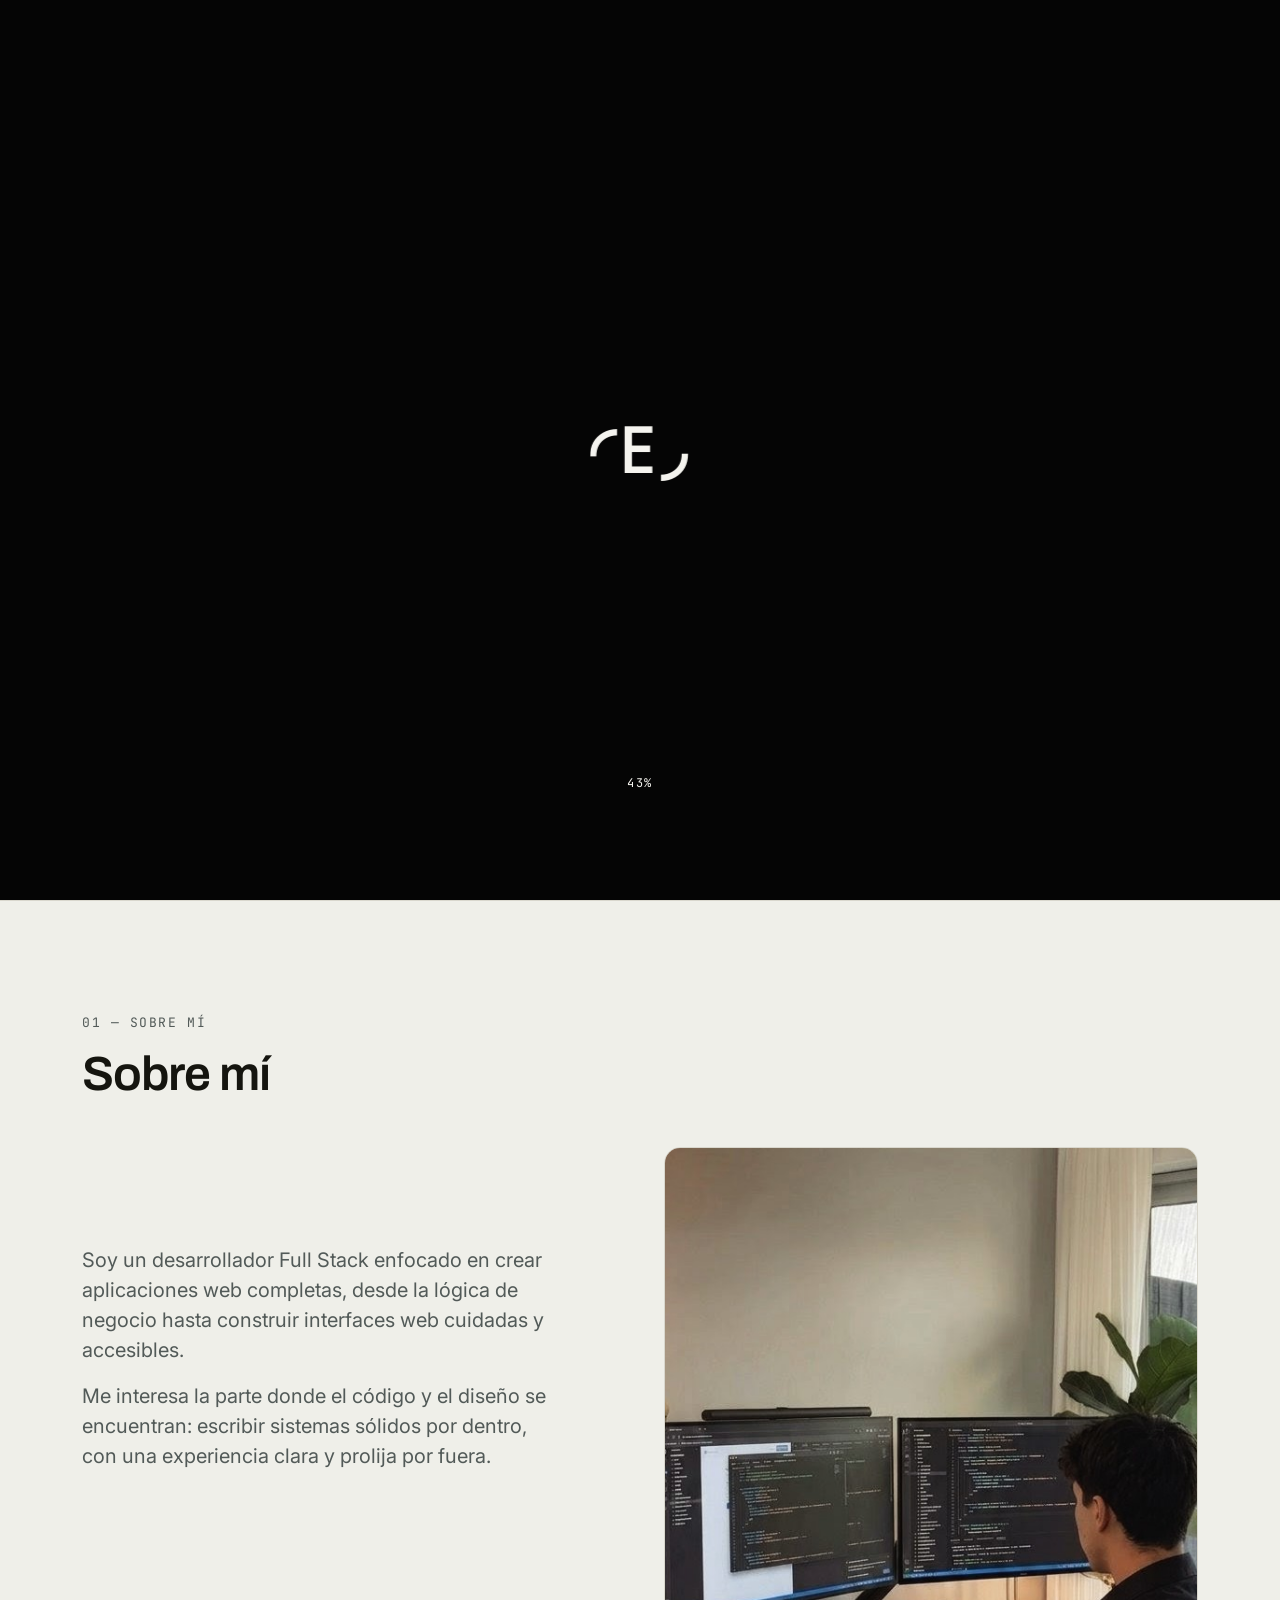
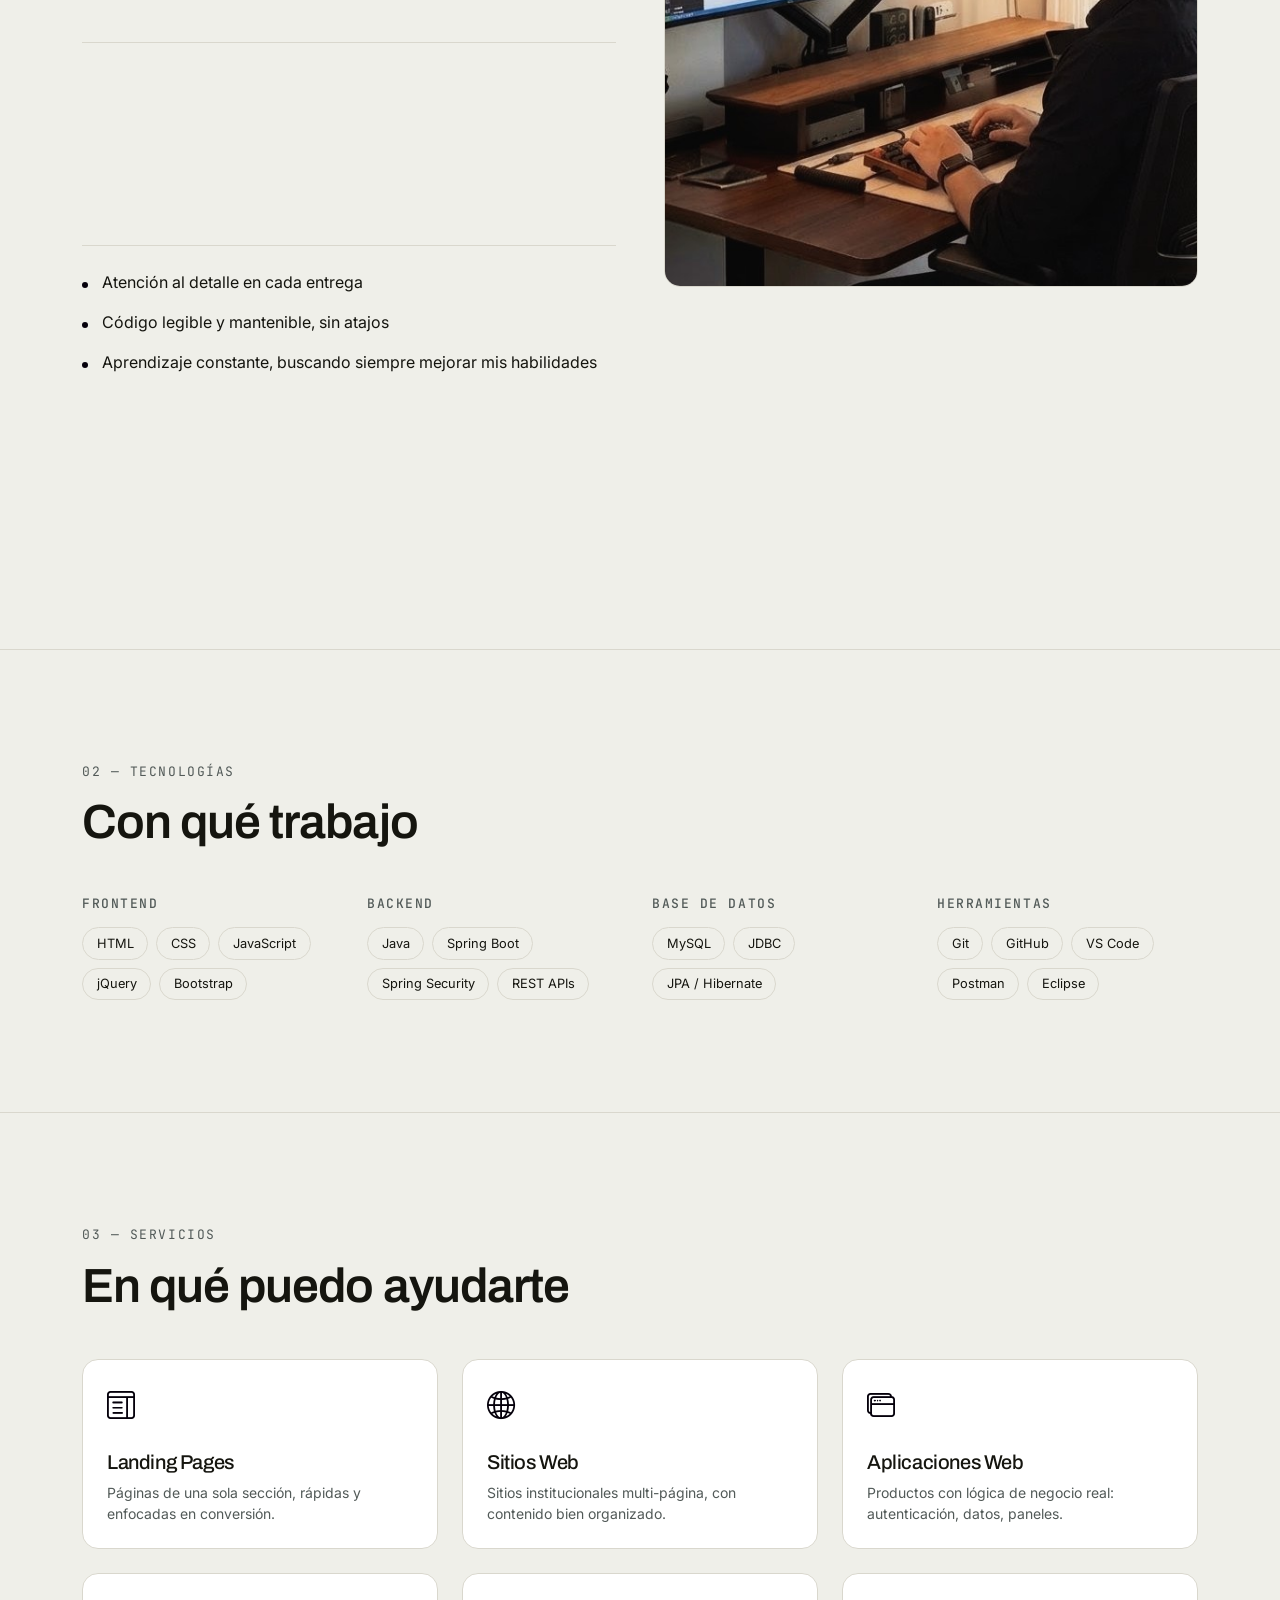
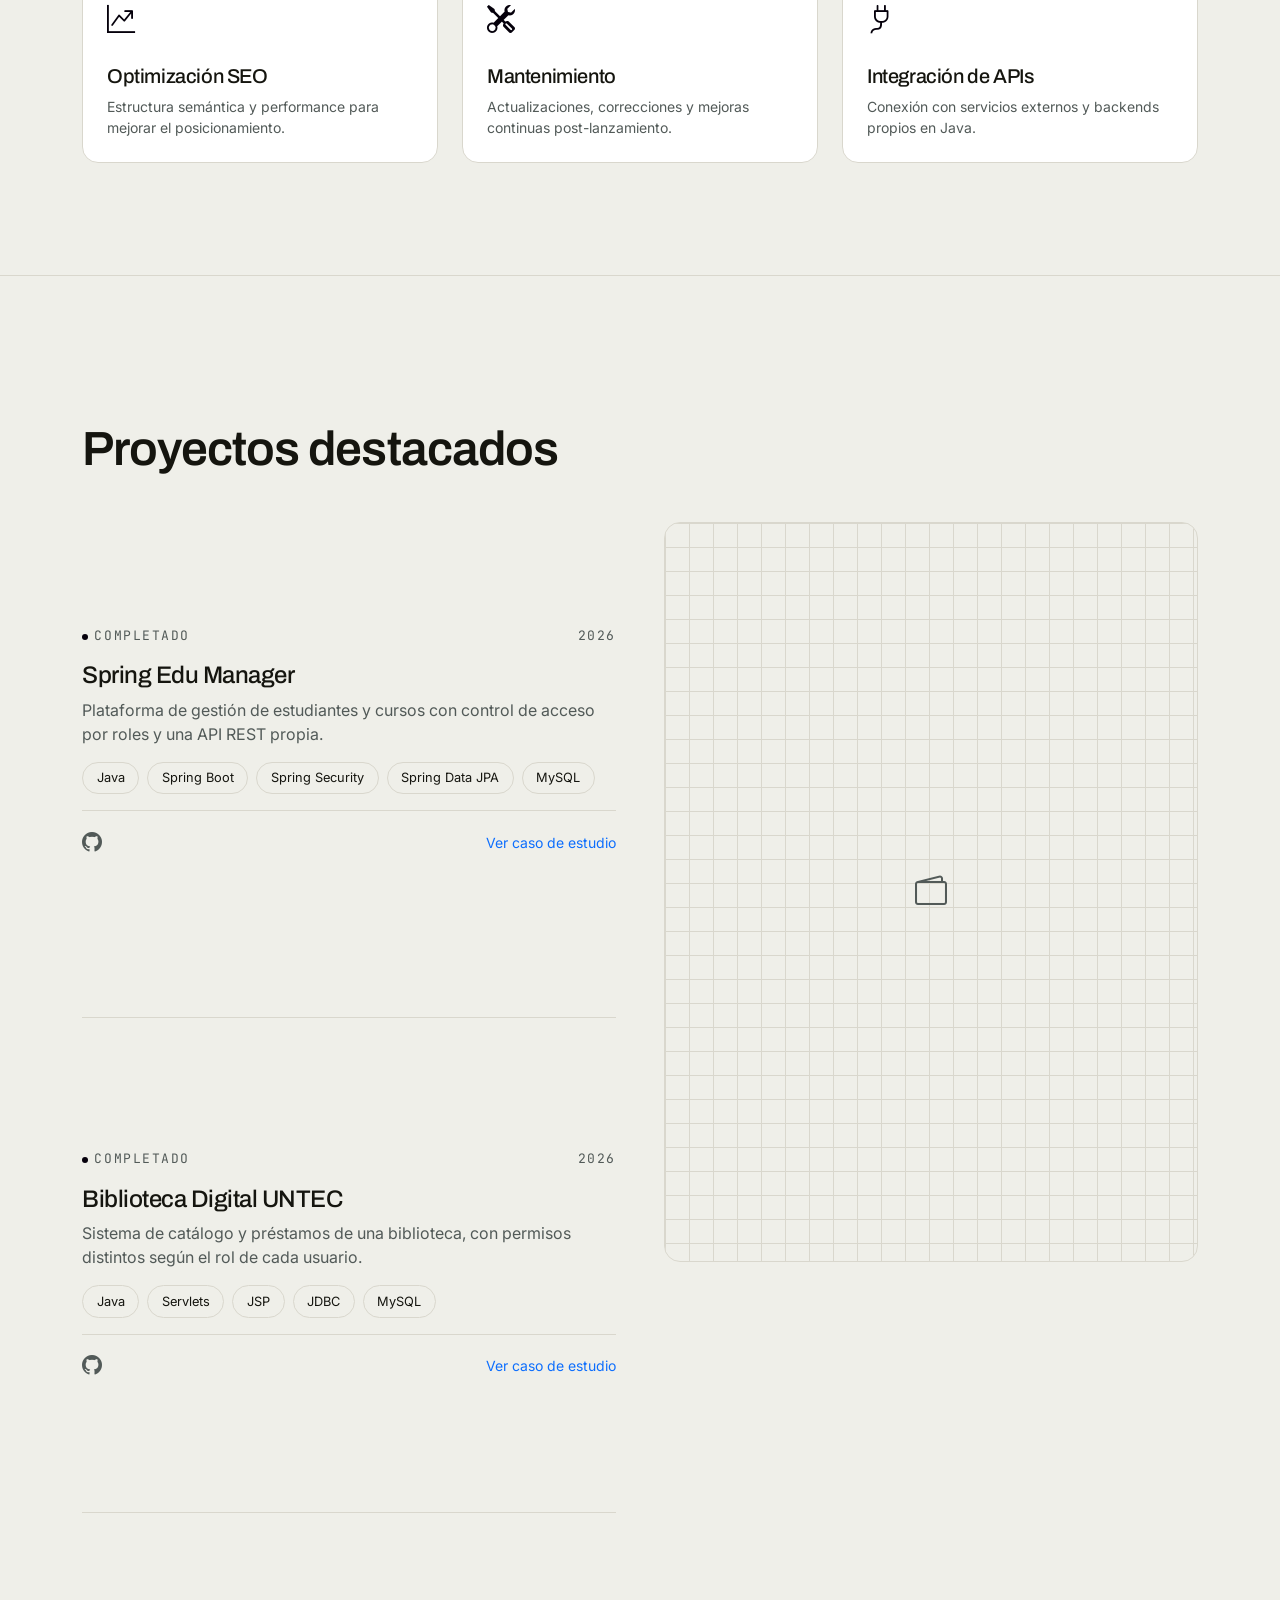
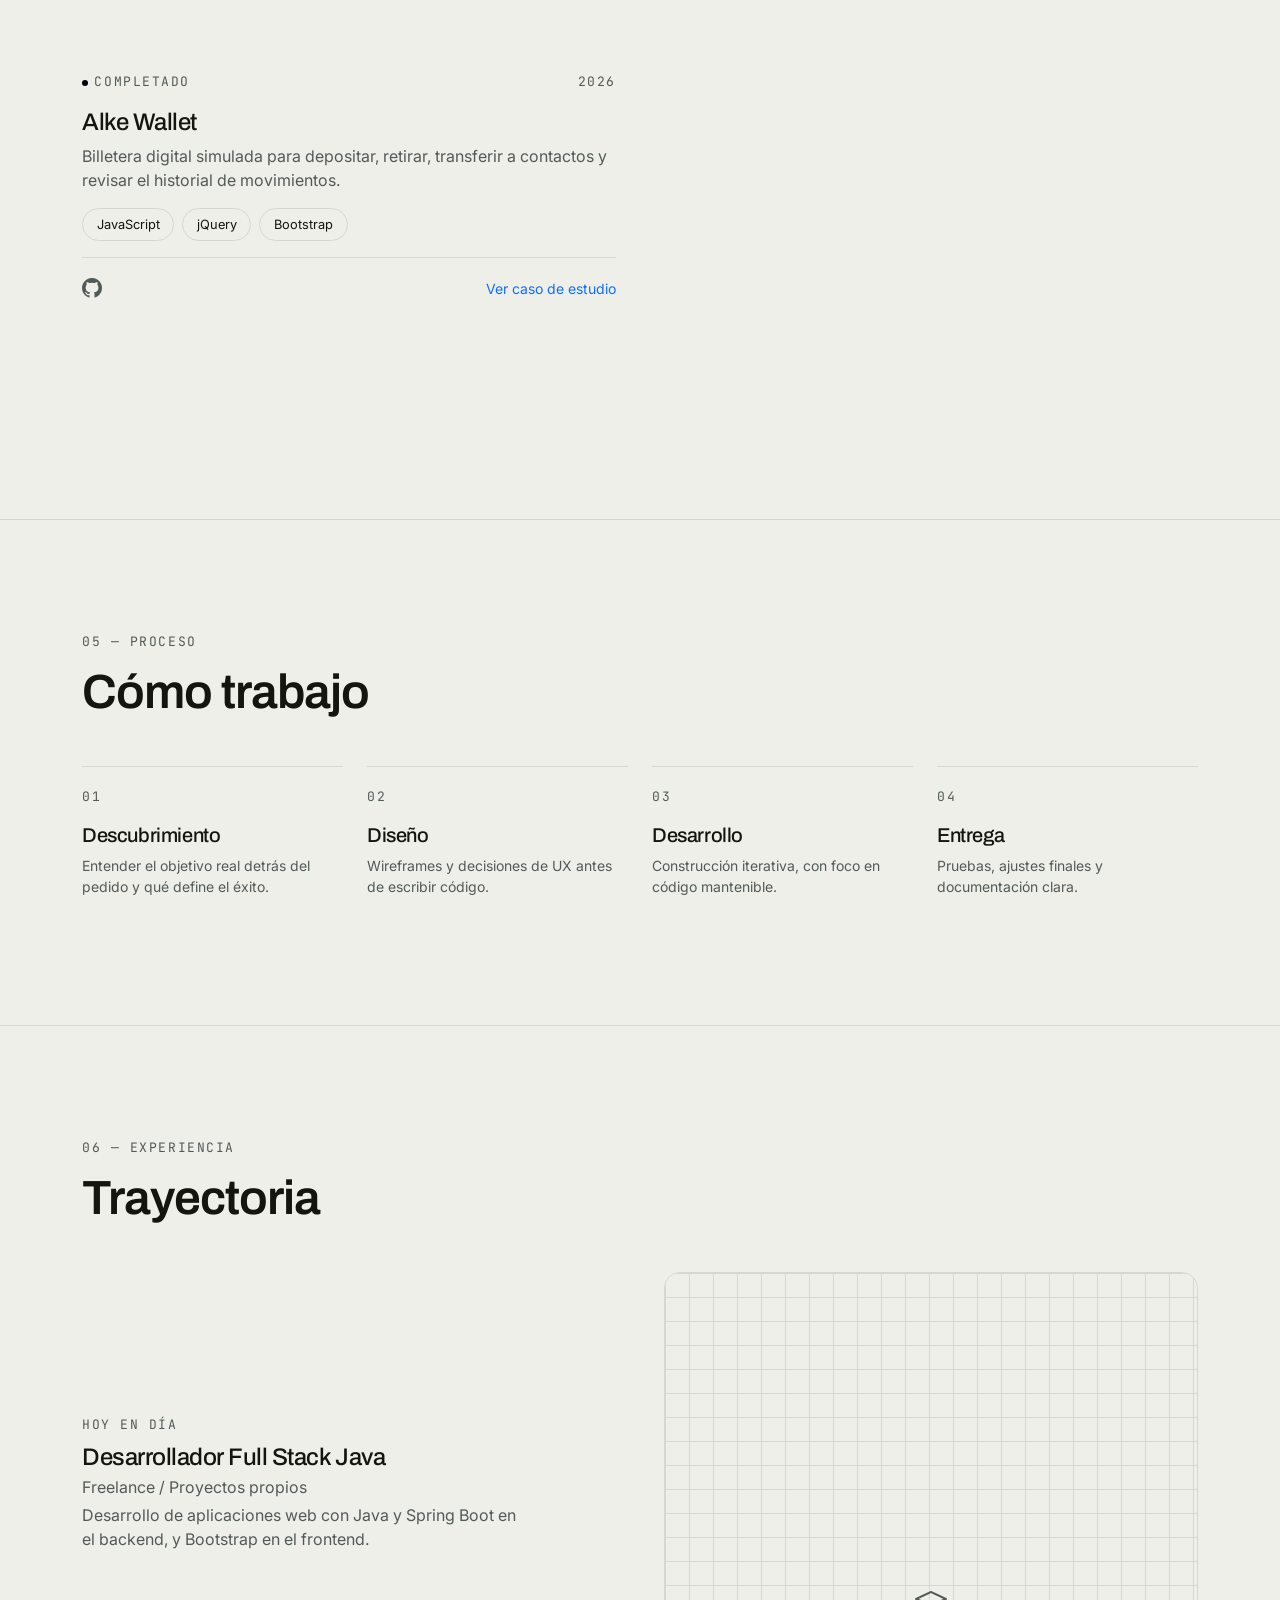
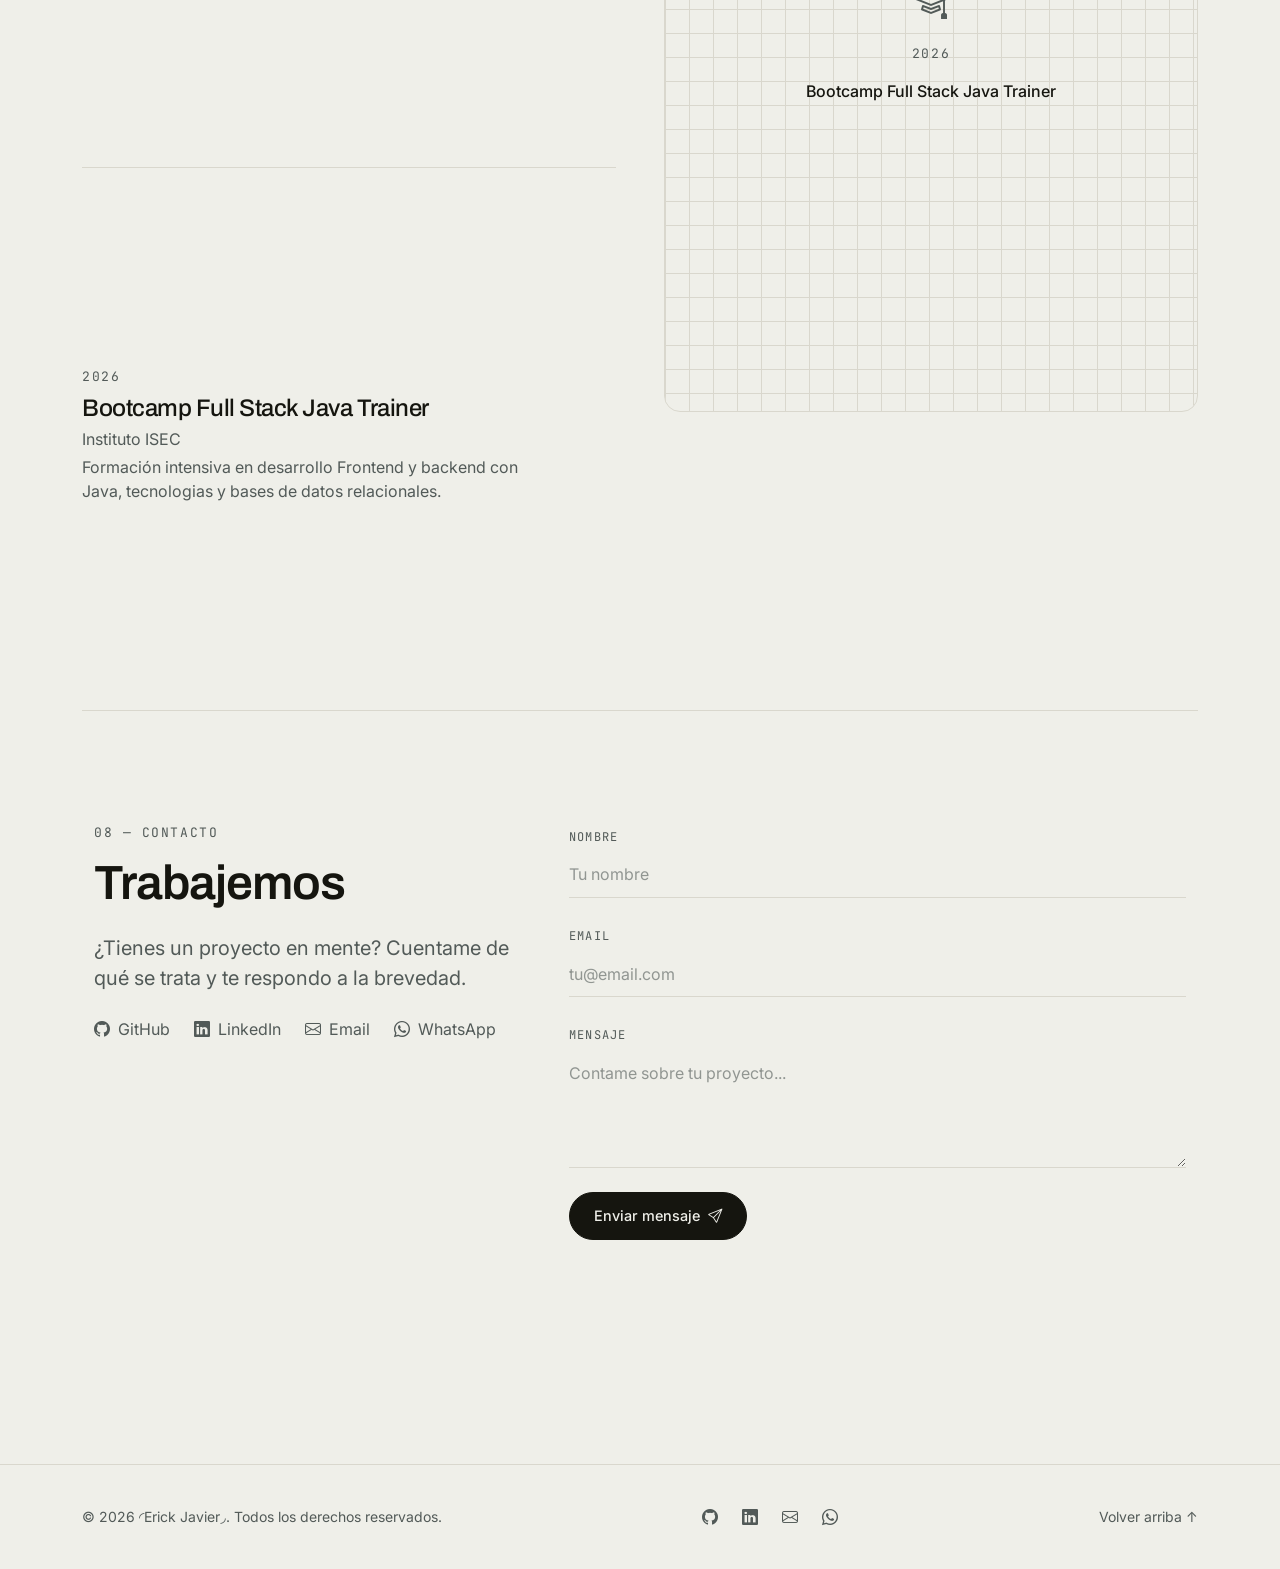
<file: index.html>
<!doctype html>
<html lang="es">

<head>
  <meta charset="UTF-8" />
  <meta name="viewport" content="width=device-width, initial-scale=1.0" />
  <meta name="author" content="Erick - erickjavierquiroztoro@gmail.com">
  <meta name="robots" content="index, follow">
  <meta name="keyboards" content="HTML5, CSS, bootstraps, JavaScript, jQuery">

  <!-- Logo página -->
  <link rel="shortcut icon" href="assets/img/filter-highpass-svgrepo-com.svg" type="image/x-icon">
 
  <title>Erick Javier— Creative developer FullStack</title>
  <meta name="description"
    content="Portafolio profesional de Erick Javier Quiroz Toro, desarrollador Full Stack especializado en Java, Spring Boot y tecnologías web modernas." />

  <!-- Bootstrap 5 -->
  <link rel="stylesheet" href="https://cdn.jsdelivr.net/npm/bootstrap@5.3.3/dist/css/bootstrap.min.css" />
  <!-- Bootstrap Icons ( GitHub, LinkedIn, WhatsApp.) -->
  <link rel="stylesheet" href="https://cdn.jsdelivr.net/npm/bootstrap-icons@1.11.3/font/bootstrap-icons.min.css" />
  <!-- Tipografía -->
  <link rel="preconnect" href="https://fonts.googleapis.com" />
  <link
    href="https://fonts.googleapis.com/css2?family=Archivo:wght@500;600;700&family=Inter:wght@400;500&family=JetBrains+Mono:wght@400;500&display=swap"
    rel="stylesheet" />
  <!-- Estilos propios -->
  <link rel="stylesheet" href="assets/css/style.css" />
</head>

<body> <!-- ============ PAGINA DE CARGA ============ -->
  <div class="page-loader" id="pageLoader" aria-live="polite">
    <span class="page-loader__mark" id="loaderMark" aria-hidden="true">◜E◞</span>
    <span class="page-loader__percent" id="loaderPercent">1%</span>
  </div>
  <!-- ================= NAVBAR ================= -->
  <nav class="navbar navbar-expand-lg fixed-top navbar-custom py-3">
    <div class="container">
      <a class="navbar-brand navbar-brand-seal" id="siteBrand" href="#inicio">◜E◞</a>

      <!-- Acciones visibles siempre: toggle de tema + botón hamburguesa -->
      <div class="d-flex align-items-center gap-2 order-lg-3">
        <button type="button" class="theme-toggle" data-theme-toggle aria-label="Cambiar tema">
          <i class="bi bi-moon-stars" data-theme-icon></i>
        </button>
        <button class="navbar-toggler border-0 p-0 d-lg-none" type="button" data-bs-toggle="offcanvas"
          data-bs-target="#mobileMenu" aria-controls="mobileMenu" aria-label="Abrir menú">
          <i class="bi bi-list fs-2" style="color: var(--fg)"></i>
        </button>
      </div>

      <!-- Navegación desktop -->
      <div class="collapse navbar-collapse d-none d-lg-flex justify-content-end order-lg-2">
        <ul class="navbar-nav gap-lg-4">
          <li class="nav-item"><a class="nav-link" href="#sobre-mi">Sobre mí</a></li>
          <li class="nav-item"><a class="nav-link" href="#tecnologias">Tecnologías</a></li>
          <li class="nav-item"><a class="nav-link" href="#servicios">Servicios</a></li>
          <li class="nav-item"><a class="nav-link" href="#proyectos">Proyectos</a></li>
          <li class="nav-item"><a class="nav-link" href="#experiencia">Experiencia</a></li>
          <li class="nav-item"><a class="nav-link" href="#contacto">Contacto</a></li>
        </ul>
      </div>
    </div>
  </nav>

  <!-- ================= MENÚ MÓVIL ================= -->
  <div class="offcanvas offcanvas-end offcanvas-custom" tabindex="-1" id="mobileMenu" aria-labelledby="mobileMenuLabel">
    <div class="offcanvas-header">
      <span class="navbar-brand-seal" id="mobileMenuLabel">◜E◞</span>
      <button type="button" class="btn-close" data-bs-dismiss="offcanvas" aria-label="Cerrar"
        style="filter: var(--bs-btn-close-white-filter, none)"></button>
    </div>
    <div class="offcanvas-body d-flex flex-column">
      <ul class="navbar-nav flex-grow-1">
        <li class="nav-item"><a class="nav-link" href="#sobre-mi">Sobre mí</a></li>
        <li class="nav-item"><a class="nav-link" href="#tecnologias">Tecnologías</a></li>
        <li class="nav-item"><a class="nav-link" href="#servicios">Servicios</a></li>
        <li class="nav-item"><a class="nav-link" href="#proyectos">Proyectos</a></li>
        <li class="nav-item"><a class="nav-link" href="#experiencia">Experiencia</a></li>
        <li class="nav-item"><a class="nav-link" href="#contacto">Contacto</a></li>
      </ul>
      <a href="#contacto" class="btn-primary-custom mt-4">
        Contacto <i class="bi bi-arrow-right"></i>
      </a>
    </div>
  </div>

  <main>
    <!-- ================= HERO ================= -->
    <section id="inicio" class="d-flex align-items-center position-relative overflow-hidden"
      style="min-height: 100vh; padding-top: 6rem">
      <canvas id="gradient-canvas" class="gradient-canvas" aria-hidden="true"></canvas>
      <div class="container position-relative" style="z-index: 1">
        <div class="row align-items-center g-5">
          <div class="col-lg-7">
            <div class="hero-status mb-4">
              <span class="pulse-dot"></span>
              <span class="eyebrow mb-0">Disponible para nuevos proyectos</span>
            </div>
            <h1 class="hero-title mb-0">
              <span class="mask-line"><span>Desarrollador</span></span>
              <span class="mask-line"><span>FullStack</span></span>
            </h1>

            <p class="mt-4 text-muted-custom fs-5 reveal" style="max-width: 32rem">
              Construyo interfaces cuidadas y sistemas backend en Java, con atención al
              detalle en cada línea de código.
            </p>

            <div class="mt-4 d-flex flex-wrap gap-3 reveal">
              <a href="#proyectos" class="btn-primary-custom">Ver proyectos</a>
              <a href="#contacto" class="btn-ghost-custom">Contactar</a>
            </div>
          </div>

          <div class="col-lg-5 d-none d-lg-flex justify-content-center reveal">
            <div class="seal seal-video">
              <span class="seal-initials" data-seal-fallback>PORTAFOLIO</span>
              <video
                id="heroShowcaseVideo"
                muted
                loop
                playsinline
                preload="auto"
                aria-hidden="true"
              >
                <source src="assets/video/hero-showcase.mp4" type="video/mp4" />
              </video>
              <canvas id="heroShowcaseCanvas" aria-hidden="true"></canvas>
            </div>
          </div>
        </div>
      </div>

      <div
        class="position-absolute bottom-0 start-50 translate-middle-x d-none d-sm-flex flex-column align-items-center gap-2 mb-4"
        style="z-index: 1">
        <span class="eyebrow mb-0">Scroll</span>
        <div class="scroll-cue"></div>
      </div>
    </section>

    <!-- ================= SOBRE MÍ ================= -->
    <section id="sobre-mi" class="section">
      <div class="container">
        <span class="eyebrow d-block mb-3 reveal">01 — Sobre mí</span>
        <h2 class="section-title mask-line"><span>Sobre mí</span></h2>

        <div class="scroll-gallery">
          <div class="row g-5">
            <div class="col-lg-6">
              <div class="scroll-gallery__list">
                
                <div class="scroll-gallery__item" data-gallery-index="0">
                  <div style="max-width: 30rem">
      
                    <p class="text-muted-custom fs-5 reveal">
                      Soy un desarrollador Full Stack enfocado en crear aplicaciones web completas,
                      desde la lógica de negocio hasta construir interfaces web cuidadas y accesibles.
                    </p>
                    <p class="text-muted-custom fs-5 reveal">
                      Me interesa la parte donde el código y el diseño se encuentran:
                      escribir sistemas sólidos por dentro, con una experiencia clara y
                      prolija por fuera.
                    </p>
                  </div>
                 
                  <div class="scroll-gallery__media-inline d-lg-none mt-4">
                    <img src="assets/img/image.01.jpg" alt="Foto de Erick Javier" />
                  </div>
                </div>

                
                <div class="scroll-gallery__item" data-gallery-index="1">
                  <ul class="list-unstyled pt-4" style="border-top: 1px solid var(--border)">
                    <li class="d-flex align-items-baseline gap-2 mb-3">
                      <span class="status-dot"></span>Atención al detalle en cada entrega
                    </li>
                    <li class="d-flex align-items-baseline gap-2 mb-3">
                      <span class="status-dot"></span>Código legible y mantenible, sin atajos
                    </li>
                    <li class="d-flex align-items-baseline gap-2 mb-0">
                      <span class="status-dot"></span>Aprendizaje constante, buscando siempre mejorar mis habilidades
                    </li>
                  </ul>
                  <div class="scroll-gallery__media-inline d-lg-none mt-4">
                    <i class="bi bi-gem"></i>
                  </div>
                </div>
              </div>
            </div>
            <div class="col-lg-6 d-none d-lg-block">
              <div class="scroll-gallery__media-wrap">
                <div class="scroll-gallery__media">
                  <div class="scroll-gallery__media-item is-active" data-gallery-index="0">
                    <img src="assets/img/image.01.jpg" alt="Foto de Tu Nombre" />
                  </div>
                  <div class="scroll-gallery__media-item" data-gallery-index="1">
                    <div class="d-flex flex-column align-items-center gap-3 px-4 text-center">
                      <i class="bi bi-briefcase"></i>
                      <span class="eyebrow mb-0">Cómo trabajo</span>
                      <p class="mb-0">Precisión, código legible, escalable y aprendizaje constante.</p>
                    </div>
                  </div>
                </div>
              </div>
            </div>
          </div>
        </div>
      </div>
    </section>

    <!-- ================= TECNOLOGÍAS ================= -->
    <section id="tecnologias" class="section">
      <div class="container">
        <span class="eyebrow d-block mb-3 reveal">02 — Tecnologías</span>
        <h2 class="section-title mask-line"><span>Con qué trabajo</span></h2>

        <div class="row g-4">
          <div class="col-6 col-lg-3 reveal">
            <h3 class="eyebrow mb-3">Frontend</h3>
            <div class="d-flex flex-wrap gap-2">
              <span class="badge-custom">HTML</span>
              <span class="badge-custom">CSS</span>
              <span class="badge-custom">JavaScript</span>
              <span class="badge-custom">jQuery</span>
              <span class="badge-custom">Bootstrap</span>
            </div>
          </div>
          <div class="col-6 col-lg-3 reveal">
            <h3 class="eyebrow mb-3">Backend</h3>
            <div class="d-flex flex-wrap gap-2">
              <span class="badge-custom">Java</span>
              <span class="badge-custom">Spring Boot</span>
              <span class="badge-custom">Spring Security</span>
              <span class="badge-custom">REST APIs</span>
            </div>
          </div>
          <div class="col-6 col-lg-3 reveal">
            <h3 class="eyebrow mb-3">Base de datos</h3>
            <div class="d-flex flex-wrap gap-2">
              <span class="badge-custom">MySQL</span>
              <span class="badge-custom">JDBC</span>
              <span class="badge-custom">JPA / Hibernate</span>
            </div>
          </div>
          <div class="col-6 col-lg-3 reveal">
            <h3 class="eyebrow mb-3">Herramientas</h3>
            <div class="d-flex flex-wrap gap-2">
              <span class="badge-custom">Git</span>
              <span class="badge-custom">GitHub</span>
              <span class="badge-custom">VS Code</span>
              <span class="badge-custom">Postman</span>
               <span class="badge-custom">Eclipse</span>
            </div>
          </div>
        </div>
      </div>
    </section>

    <!-- ================= SERVICIOS ================= -->
    <section id="servicios" class="section">
      <div class="container">
        <span class="eyebrow d-block mb-3 reveal">03 — Servicios</span>
        <h2 class="section-title mask-line"><span>En qué puedo ayudarte</span></h2>

        <div class="row g-4">
          <div class="col-md-6 col-lg-4 reveal">
            <div class="card-custom p-4 h-100">
              <i class="bi bi-layout-text-window text-brass fs-3"></i>
              <h3 class="h5 mt-4 mb-2">Landing Pages</h3>
              <p class="text-muted-custom mb-0 small">
                Páginas de una sola sección, rápidas y enfocadas en conversión.
              </p>
            </div>
          </div>
          <div class="col-md-6 col-lg-4 reveal">
            <div class="card-custom p-4 h-100">
              <i class="bi bi-globe2 text-brass fs-3"></i>
              <h3 class="h5 mt-4 mb-2">Sitios Web</h3>
              <p class="text-muted-custom mb-0 small">
                Sitios institucionales multi-página, con contenido bien organizado.
              </p>
            </div>
          </div>
          <div class="col-md-6 col-lg-4 reveal">
            <div class="card-custom p-4 h-100">
              <i class="bi bi-window-stack text-brass fs-3"></i>
              <h3 class="h5 mt-4 mb-2">Aplicaciones Web</h3>
              <p class="text-muted-custom mb-0 small">
                Productos con lógica de negocio real: autenticación, datos, paneles.
              </p>
            </div>
          </div>
          <div class="col-md-6 col-lg-4 reveal">
            <div class="card-custom p-4 h-100">
              <i class="bi bi-graph-up-arrow text-brass fs-3"></i>
              <h3 class="h5 mt-4 mb-2">Optimización SEO</h3>
              <p class="text-muted-custom mb-0 small">
                Estructura semántica y performance para mejorar el posicionamiento.
              </p>
            </div>
          </div>
          <div class="col-md-6 col-lg-4 reveal">
            <div class="card-custom p-4 h-100">
              <i class="bi bi-tools text-brass fs-3"></i>
              <h3 class="h5 mt-4 mb-2">Mantenimiento</h3>
              <p class="text-muted-custom mb-0 small">
                Actualizaciones, correcciones y mejoras continuas post-lanzamiento.
              </p>
            </div>
          </div>
          <div class="col-md-6 col-lg-4 reveal">
            <div class="card-custom p-4 h-100">
              <i class="bi bi-plug text-brass fs-3"></i>
              <h3 class="h5 mt-4 mb-2">Integración de APIs</h3>
              <p class="text-muted-custom mb-0 small">
                Conexión con servicios externos y backends propios en Java.
              </p>
            </div>
          </div>
        </div>
      </div>
    </section>

    <!-- ================= PROYECTOS ================= -->
    <section id="proyectos" class="section">
      <div class="container">
        <span class="eyebrow d-block mb-3 reveal">04 — Proyectos</span>
        <h2 class="section-title mask-line"><span>Proyectos destacados</span></h2>

        <div class="scroll-gallery">
          <div class="row g-5">
            <div class="col-lg-6">
              <div class="scroll-gallery__list">
                <!-- Proyecto 1: SpringEduManager -->
                <div class="scroll-gallery__item" data-gallery-index="0">
                  <div class="d-flex justify-content-between eyebrow mb-3">
                    <span><span class="status-dot"></span>Completado</span>
                    <span>2026</span>
                  </div>
                  <h3 class="h4 mb-2">Spring Edu Manager</h3>
                  <p class="text-muted-custom">
                    Plataforma de gestión de estudiantes y cursos con control de acceso por
                    roles y una API REST propia.
                  </p>
                  <div class="d-flex flex-wrap gap-2 mb-3">
                    <span class="badge-custom">Java</span>
                    <span class="badge-custom">Spring Boot</span>
                    <span class="badge-custom">Spring Security</span>
                    <span class="badge-custom">Spring Data JPA</span>
                    <span class="badge-custom">MySQL</span>
                  </div>
                  <div class="d-flex align-items-center gap-3 pt-3" style="border-top: 1px solid var(--border)">
                    <!-- Link del repositorio GitHub -->
                    <a href="https://github.com/erickjavierquiroztoro-cpu/springedumanager" class="text-muted-custom" aria-label="Repositorio en GitHub"><i
                        class="bi bi-github fs-5"></i></a>
                    <a href="proyectos/proyecto-uno.html" class="link-underline ms-auto small text-decoration-none">Ver caso de
                      estudio</a>
                  </div>
                  <div class="scroll-gallery__media-inline d-lg-none mt-4">
                    <i class="bi bi-mortarboard"></i>
                  </div>
                </div>

                <!-- Proyecto 2: Biblioteca Digital UNTEC -->
                <div class="scroll-gallery__item" data-gallery-index="1">
                  <div class="d-flex justify-content-between eyebrow mb-3">
                    <span><span class="status-dot"></span>Completado</span>
                    <span>2026</span>
                  </div>
                  <h3 class="h4 mb-2">Biblioteca Digital UNTEC</h3>
                  <p class="text-muted-custom">
                    Sistema de catálogo y préstamos de una biblioteca, con permisos distintos
                    según el rol de cada usuario.
                  </p>
                  <div class="d-flex flex-wrap gap-2 mb-3">
                    <span class="badge-custom">Java</span>
                    <span class="badge-custom">Servlets</span>
                    <span class="badge-custom">JSP</span>
                    <span class="badge-custom">JDBC</span>
                    <span class="badge-custom">MySQL</span>
                  </div>
                  <div class="d-flex align-items-center gap-3 pt-3" style="border-top: 1px solid var(--border)">
                    <!-- Link del repositorio GitHub -->
                    <a href="https://github.com/erickjavierquiroztoro-cpu/biblioteca-untec" class="text-muted-custom" aria-label="Repositorio en GitHub"><i
                        class="bi bi-github fs-5"></i></a>
                    <a href="proyectos/proyecto-dos.html" class="link-underline ms-auto small text-decoration-none">Ver caso de
                      estudio</a>
                  </div>
                  <div class="scroll-gallery__media-inline d-lg-none mt-4">
                    <i class="bi bi-book-half"></i>
                  </div>
                </div>

                <!-- Proyecto 3: Alke Wallet -->
                <div class="scroll-gallery__item" data-gallery-index="2">
                  <div class="d-flex justify-content-between eyebrow mb-3">
                    <span><span class="status-dot"></span>Completado</span>
                    <span>2026</span>
                  </div>
                  <h3 class="h4 mb-2">Alke Wallet</h3>
                  <p class="text-muted-custom">
                    Billetera digital simulada para depositar, retirar, transferir a contactos
                    y revisar el historial de movimientos.
                  </p>
                  <div class="d-flex flex-wrap gap-2 mb-3">
                    <span class="badge-custom">JavaScript</span>
                    <span class="badge-custom">jQuery</span>
                    <span class="badge-custom">Bootstrap</span>
                  </div>
                  <div class="d-flex align-items-center gap-3 pt-3" style="border-top: 1px solid var(--border)">
                    <!-- Link del repositorio GitHub -->
                    <a href="https://github.com/erickjavierquiroztoro-cpu/billetera-alkewallet-2026" class="text-muted-custom" aria-label="Repositorio en GitHub"><i
                        class="bi bi-github fs-5"></i></a>
                    <a href="proyectos/proyecto-tres.html" class="link-underline ms-auto small text-decoration-none">Ver caso de
                      estudio</a>
                  </div>
                  <div class="scroll-gallery__media-inline d-lg-none mt-4">
                    <i class="bi bi-wallet2"></i>
                  </div>
                </div>
              </div>
            </div>

            <div class="col-lg-6 d-none d-lg-block">
              <div class="scroll-gallery__media-wrap">
                <div class="scroll-gallery__media">
                  <div class="scroll-gallery__media-item is-active" data-gallery-index="0">
                    <i class="bi bi-mortarboard"></i>
                  </div>
                  <div class="scroll-gallery__media-item" data-gallery-index="1">
                    <i class="bi bi-book-half"></i>
                  </div>
                  <div class="scroll-gallery__media-item" data-gallery-index="2">
                    <i class="bi bi-wallet2"></i>
                  </div>
                </div>
              </div>
            </div>
          </div>
        </div>
      </div>
    </section>

    <!-- ================= PROCESO ================= -->
    <section id="proceso" class="section">
      <div class="container">
        <span class="eyebrow d-block mb-3 reveal">05 — Proceso</span>
        <h2 class="section-title mask-line"><span>Cómo trabajo</span></h2>

        <div class="row g-4">
          <div class="col-6 col-lg-3 reveal">
            <div class="pt-3" style="border-top: 1px solid var(--border)">
              <span class="eyebrow font-mono">01</span>
              <h3 class="h5 mt-3 mb-2">Descubrimiento</h3>
              <p class="text-muted-custom small">
                Entender el objetivo real detrás del pedido y qué define el éxito.
              </p>
            </div>
          </div>
          <div class="col-6 col-lg-3 reveal">
            <div class="pt-3" style="border-top: 1px solid var(--border)">
              <span class="eyebrow font-mono">02</span>
              <h3 class="h5 mt-3 mb-2">Diseño</h3>
              <p class="text-muted-custom small">
                Wireframes y decisiones de UX antes de escribir código.
              </p>
            </div>
          </div>
          <div class="col-6 col-lg-3 reveal">
            <div class="pt-3" style="border-top: 1px solid var(--border)">
              <span class="eyebrow font-mono">03</span>
              <h3 class="h5 mt-3 mb-2">Desarrollo</h3>
              <p class="text-muted-custom small">
                Construcción iterativa, con foco en código mantenible.
              </p>
            </div>
          </div>
          <div class="col-6 col-lg-3 reveal">
            <div class="pt-3" style="border-top: 1px solid var(--border)">
              <span class="eyebrow font-mono">04</span>
              <h3 class="h5 mt-3 mb-2">Entrega</h3>
              <p class="text-muted-custom small">
                Pruebas, ajustes finales y documentación clara.
              </p>
            </div>
          </div>
        </div>
      </div>
    </section>

    <!-- ================= EXPERIENCIA / EDUCACIÓN / CERTIFICACIONES ================= -->
    <section id="experiencia" class="section">
      <div class="container">
        <span class="eyebrow d-block mb-3 reveal">06 — Experiencia</span>
        <h2 class="section-title mask-line"><span>Trayectoria</span></h2>

        <!-- TODO: reemplazar con tu experiencia real. Si agregás o quitás roles,
               mantené el mismo data-gallery-index en el item y en su panel. -->
        <div class="scroll-gallery mb-5">
          <div class="row g-5">
            <div class="col-lg-6">
              <div class="scroll-gallery__list">
                <div class="scroll-gallery__item" data-gallery-index="0">
                  <span class="eyebrow">Hoy en día</span>
                  <h3 class="h4 mt-2 mb-1">Desarrollador Full Stack Java</h3>
                  <p class="text-muted-custom mb-1">Freelance / Proyectos propios</p>
                  <p class="text-muted-custom" style="max-width: 28rem">
                    Desarrollo de aplicaciones web con Java y Spring Boot en el backend, y
                    Bootstrap en el frontend.
                  </p>
                  <div class="scroll-gallery__media-inline d-lg-none mt-4">
                    <i class="bi bi-briefcase"></i>
                  </div>
                </div>

                <div class="scroll-gallery__item" data-gallery-index="1">
                  <span class="eyebrow">2026</span>
                  <h3 class="h4 mt-2 mb-1">Bootcamp Full Stack Java Trainer</h3>
                  <p class="text-muted-custom mb-1">Instituto ISEC </p>
                  <p class="text-muted-custom" style="max-width: 28rem">
                    Formación intensiva en desarrollo Frontend y backend con Java, tecnologias y bases de datos
                    relacionales.
                  </p>
                  <div class="scroll-gallery__media-inline d-lg-none mt-4">
                    <i class="bi bi-mortarboard"></i>
                  </div>
                </div>
              </div>
            </div>

            <div class="col-lg-6 d-none d-lg-block">
              <div class="scroll-gallery__media-wrap">
                <div class="scroll-gallery__media">
                  <!-- Sin foto por rol: panel gráfico con ícono + rol + período.
                         Si más adelante tenés logos de empresas, reemplazá el <i>
                         por <img src="..."> siguiendo el mismo patrón que Proyectos. -->
                  <div class="scroll-gallery__media-item is-active" data-gallery-index="0">
                    <div class="d-flex flex-column align-items-center gap-3 px-4 text-center">
                      <i class="bi bi-briefcase"></i>
                      <span class="eyebrow mb-0">Presente</span>
                      <p class="mb-0 fw-medium">Desarrollador Full Stack Java</p>
                    </div>
                  </div>
                  <div class="scroll-gallery__media-item" data-gallery-index="1">
                    <div class="d-flex flex-column align-items-center gap-3 px-4 text-center">
                      <i class="bi bi-mortarboard"></i>
                      <span class="eyebrow mb-0">2026</span>
                      <p class="mb-0 fw-medium">Bootcamp Full Stack Java Trainer</p>
                    </div>
                  </div>
                </div>
              </div>
            </div>
          </div>
        </div>
        <!-- ================= Educación (preparado para el futuro) ================= -->
        <!--<div class="row g-5">
            <div class="col-lg-6">
              <div class="reveal">
                <h3 class="eyebrow mb-4">Educación</h3>
                <div class="pt-3" style="border-top: 1px solid var(--border)">
                  <span class="eyebrow">2022 — 2025</span>
                  <p class="fw-medium mt-1 mb-0">Título / Carrera</p>
                  <p class="text-muted-custom small">Nombre de la institución</p>
                </div>
              </div>
            </div>

            <div class="col-lg-6">
              <div class="reveal">
                <h3 class="eyebrow mb-4">Certificaciones</h3>
                <div class="pt-3" style="border-top: 1px solid var(--border)">
                  <div class="d-flex justify-content-between align-items-start">
                    <div>
                      <p class="fw-medium mb-0">Nombre de la certificación</p>
                      <p class="text-muted-custom small">Entidad emisora · 2025</p>
                    </div>
                    <a href="#" class="text-muted-custom" aria-label="Ver credencial"
                      ><i class="bi bi-box-arrow-up-right"></i
                    ></a>
                  </div>
                </div>
              </div>
            </div>
          </div>
        </div>
      </section>-->

        <!-- ================= BLOG (preparado para el futuro) ================= -->
        <!--<section id="blog" class="section">
        <div class="container">
          <div class="d-flex flex-wrap justify-content-between align-items-end mb-4">
            <div>
              <span class="eyebrow d-block mb-3 reveal">07 — Blog</span>
              <h2 class="section-title mb-0 mask-line"><span>Blog técnico</span></h2>
            </div>
            <span class="badge-custom mb-3 reveal">Próximamente</span>
          </div>

          <div class="row g-4">
            <div class="col-md-4 reveal" style="opacity: 0.5">
              <div class="card-custom p-4 h-100">
                <i class="bi bi-file-text text-muted-custom fs-4"></i>
                <div class="mt-3 rounded-pill" style="height: 10px; width: 75%; background: var(--border)"></div>
                <div class="mt-2 rounded-pill" style="height: 10px; width: 50%; background: var(--border)"></div>
              </div>
            </div>
            <div class="col-md-4 reveal" style="opacity: 0.5">
              <div class="card-custom p-4 h-100">
                <i class="bi bi-file-text text-muted-custom fs-4"></i>
                <div class="mt-3 rounded-pill" style="height: 10px; width: 75%; background: var(--border)"></div>
                <div class="mt-2 rounded-pill" style="height: 10px; width: 50%; background: var(--border)"></div>
              </div>
            </div>
            <div class="col-md-4 reveal" style="opacity: 0.5">
              <div class="card-custom p-4 h-100">
                <i class="bi bi-file-text text-muted-custom fs-4"></i>
                <div class="mt-3 rounded-pill" style="height: 10px; width: 75%; background: var(--border)"></div>
                <div class="mt-2 rounded-pill" style="height: 10px; width: 50%; background: var(--border)"></div>
              </div>
            </div>
          </div>
        </div>
      </section>-->

        <!-- ================= CONTACTO ================= -->
        <section id="contacto" class="section">
          <div class="container">
            <div class="row g-5">
              <div class="col-lg-5">
                <span class="eyebrow d-block mb-3 reveal">08 — Contacto</span>
                <h2 class="section-title mask-line">
                  <span>Trabajemos</span>
                </h2>
                <p class="text-muted-custom fs-5 reveal" style="max-width: 26rem; margin-top: -1.5rem">
                  ¿Tienes un proyecto en mente? Cuentame de qué se trata y te respondo a la
                  brevedad.
                </p>

                <div class="d-flex flex-wrap gap-4 mt-4 reveal">
                  <a href="https://github.com/erickjavierquiroztoro-cpu" target="_blank" rel="noopener noreferrer" class="link-underline text-muted-custom text-decoration-none d-flex align-items-center gap-2"
                    ><i class="bi bi-github"></i>GitHub</a>
                  <a href="https://www.linkedin.com/in/erick-quiroz-toro-610a0a24a" target="_blank" rel="noopener noreferrer" class="link-underline text-muted-custom text-decoration-none d-flex align-items-center gap-2"
                    ><i class="bi bi-linkedin"></i>LinkedIn</a>
                  <a href="mailto:erickjavierquiroztoro@gmail.com" class="link-underline text-muted-custom text-decoration-none d-flex align-items-center gap-2"
                    ><i class="bi bi-envelope"></i>Email</a>
                  <a href="https://wa.me/56975212219" target="_blank" rel="noopener noreferrer" class="link-underline text-muted-custom text-decoration-none d-flex align-items-center gap-2"
                    ><i class="bi bi-whatsapp"></i>WhatsApp</a>
                </div>
              </div>

              <div class="col-lg-7 reveal">
                  <!-- Mensaje de éxito, oculto hasta el envío -->
                  <div class="d-none align-items-start gap-3 p-4 mb-4" style="border: 1px solid var(--border)"
                    id="contactSuccess" role="status">
                    <i class="bi bi-check-circle-fill text-brass fs-4"></i>
                    <div>
                      <p class="fw-medium mb-1">Mensaje enviado</p>
                      <p class="text-muted-custom small mb-0">
                        Gracias por escribirme, te voy a responder a la brevedad.
                      </p>
                    </div>
                  </div>

                  <form id="contactForm" novalidate>
                    <div class="mb-4">
                      <label for="name" class="form-label-custom">Nombre</label>
                      <input type="text" class="form-control form-control-custom" id="name" name="name"
                        placeholder="Tu nombre" required minlength="2" />
                      <div class="invalid-feedback">Ingresá tu nombre completo.</div>
                    </div>
                    <div class="mb-4">
                      <label for="email" class="form-label-custom">Email</label>
                      <input type="email" class="form-control form-control-custom" id="email" name="email"
                        placeholder="tu@email.com" required />
                      <div class="invalid-feedback">Ingresá un email válido.</div>
                    </div>
                    <div class="mb-4">
                      <label for="message" class="form-label-custom">Mensaje</label>
                      <textarea class="form-control form-control-custom" id="message" name="message" rows="4"
                        placeholder="Contame sobre tu proyecto..." required minlength="10"></textarea>
                      <div class="invalid-feedback">Cuentame un poco más (mínimo 10 caracteres).</div>
                    </div>

                    <div class="d-none alert alert-danger" id="contactError" role="alert">
                      No se pudo enviar el mensaje. Intentá de nuevo en unos minutos.
                    </div>

                    <button type="submit" class="btn-primary-custom">
                      Enviar mensaje <i class="bi bi-send"></i>
                    </button>
                  </form>
                </div>
              </div>
            </div>
        </section>
  </main>

  <!-- ================= FOOTER ================= -->
  <footer class="footer-custom">
    <div class="container d-flex flex-column flex-sm-row align-items-center justify-content-between gap-3">
      <p class="text-muted-custom small mb-0">© <span id="year"></span> ◜Erick Javier◞. Todos los derechos reservados.
      </p>
      <div class="d-flex gap-4">
        <a href="https://github.com/erickjavierquiroztoro-cpu" target="_blank" rel="noopener noreferrer" aria-label="GitHub"><i class="bi bi-github"></i></a>
        <a href="https://www.linkedin.com/in/erick-quiroz-toro-610a0a24a" target="_blank" rel="noopener noreferrer" aria-label="LinkedIn"><i class="bi bi-linkedin"></i></a>
        <a href="mailto:erickjavierquiroztoro@gmail.com" aria-label="Email"><i class="bi bi-envelope"></i></a>
        <a href="https://wa.me/56975212219" target="_blank" rel="noopener noreferrer" aria-label="WhatsApp"><i class="bi bi-whatsapp"></i></a>
      </div>
      <a href="#inicio" class="link-underline small text-decoration-none">Volver arriba ↑</a>
    </div>
  </footer>

  <script src="https://cdn.jsdelivr.net/npm/bootstrap@5.3.3/dist/js/bootstrap.bundle.min.js"></script>
  <script src="assets/js/gradient-bg.js"></script>
  <script src="assets/js/hero-video-key.js"></script>
  <script src="assets/js/main.js"></script>
  <script src="assets/js/loader.js"></script>
  <script>
    document.getElementById("year").textContent = new Date().getFullYear();
  </script>
</body>

</html>
</file>
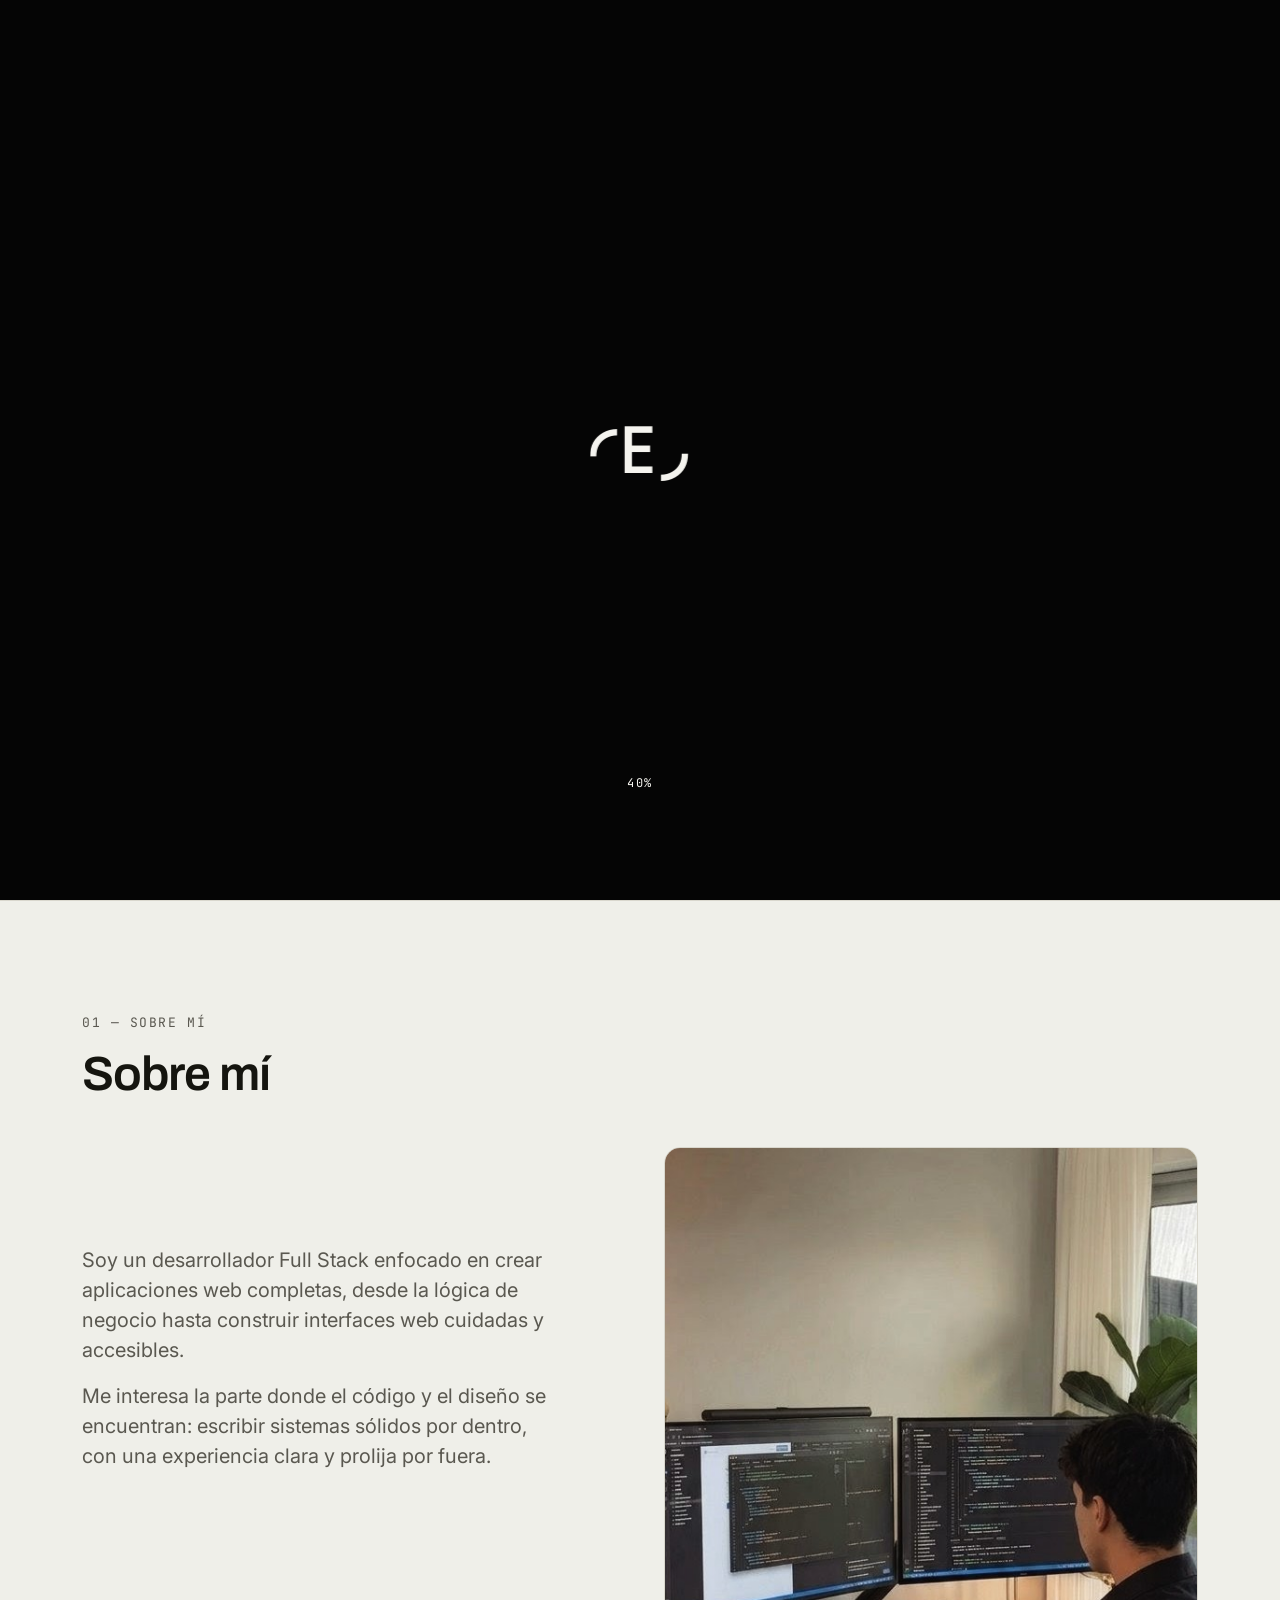
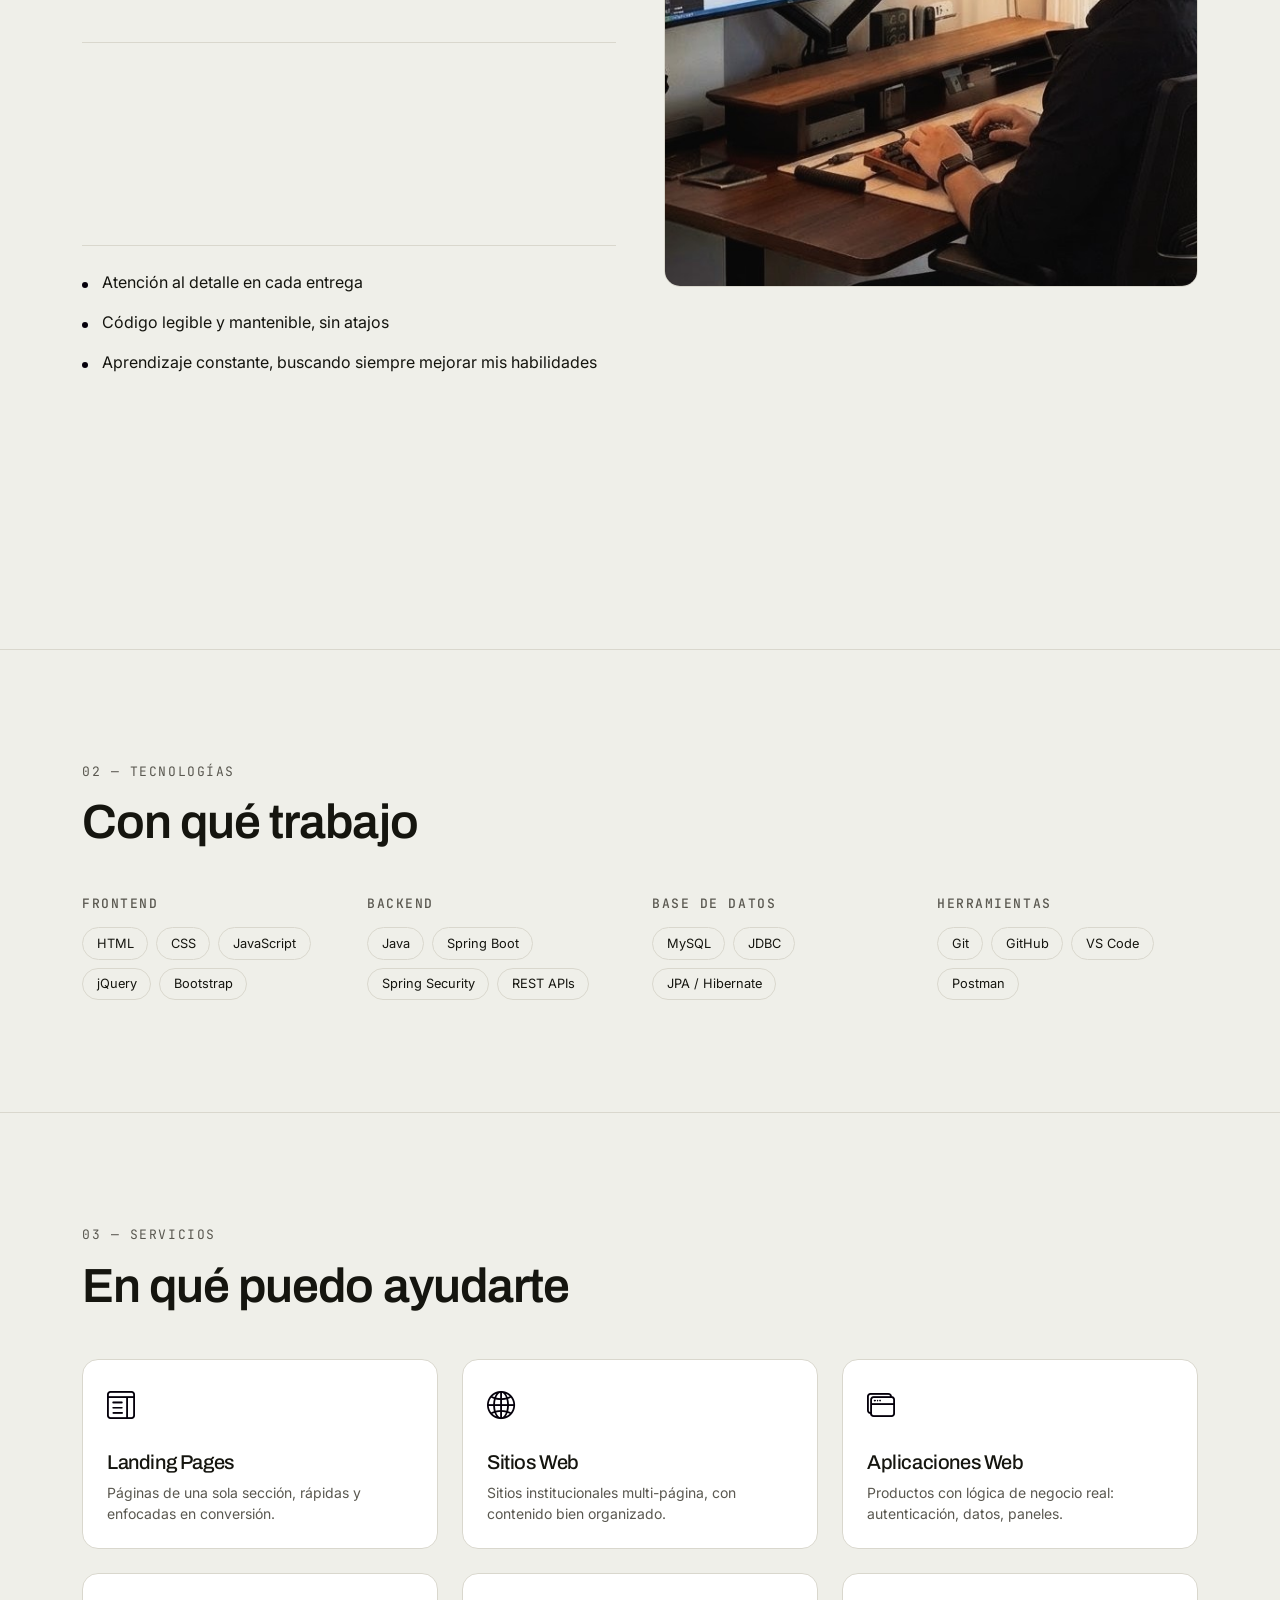
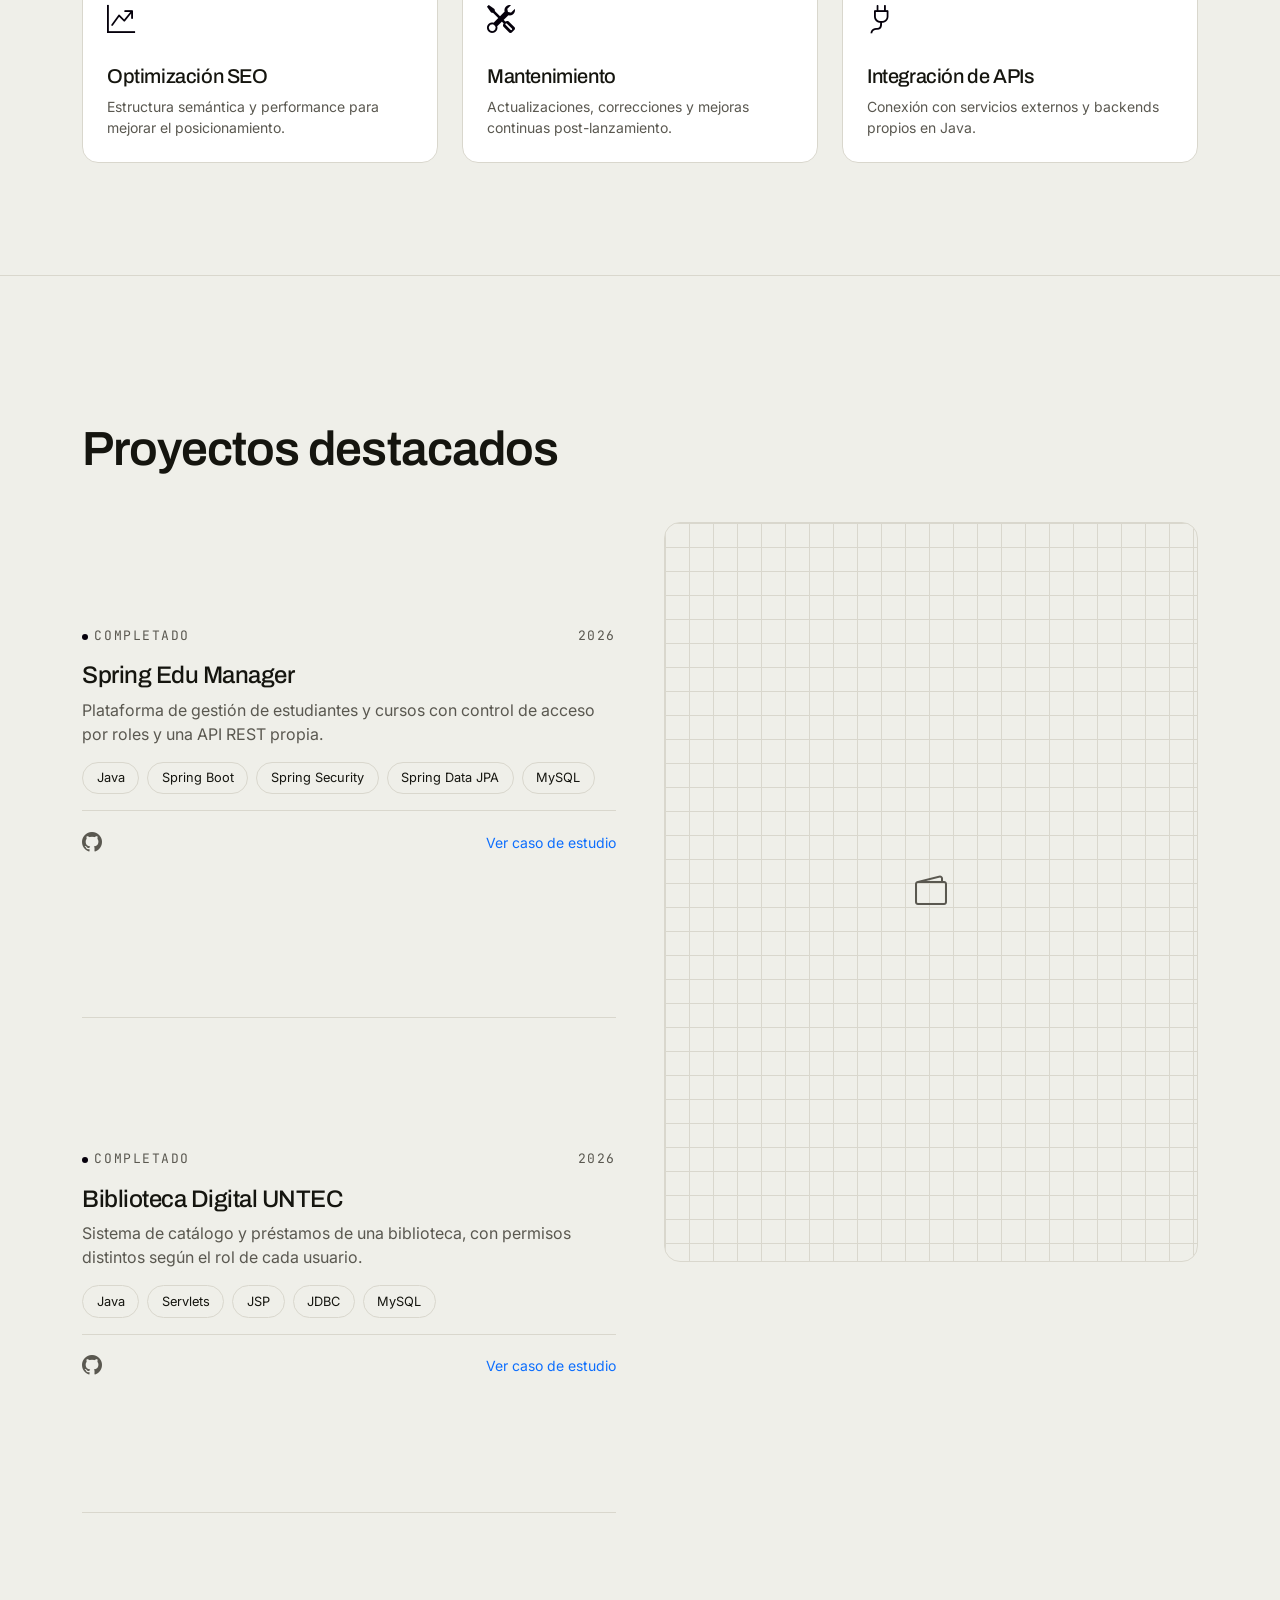
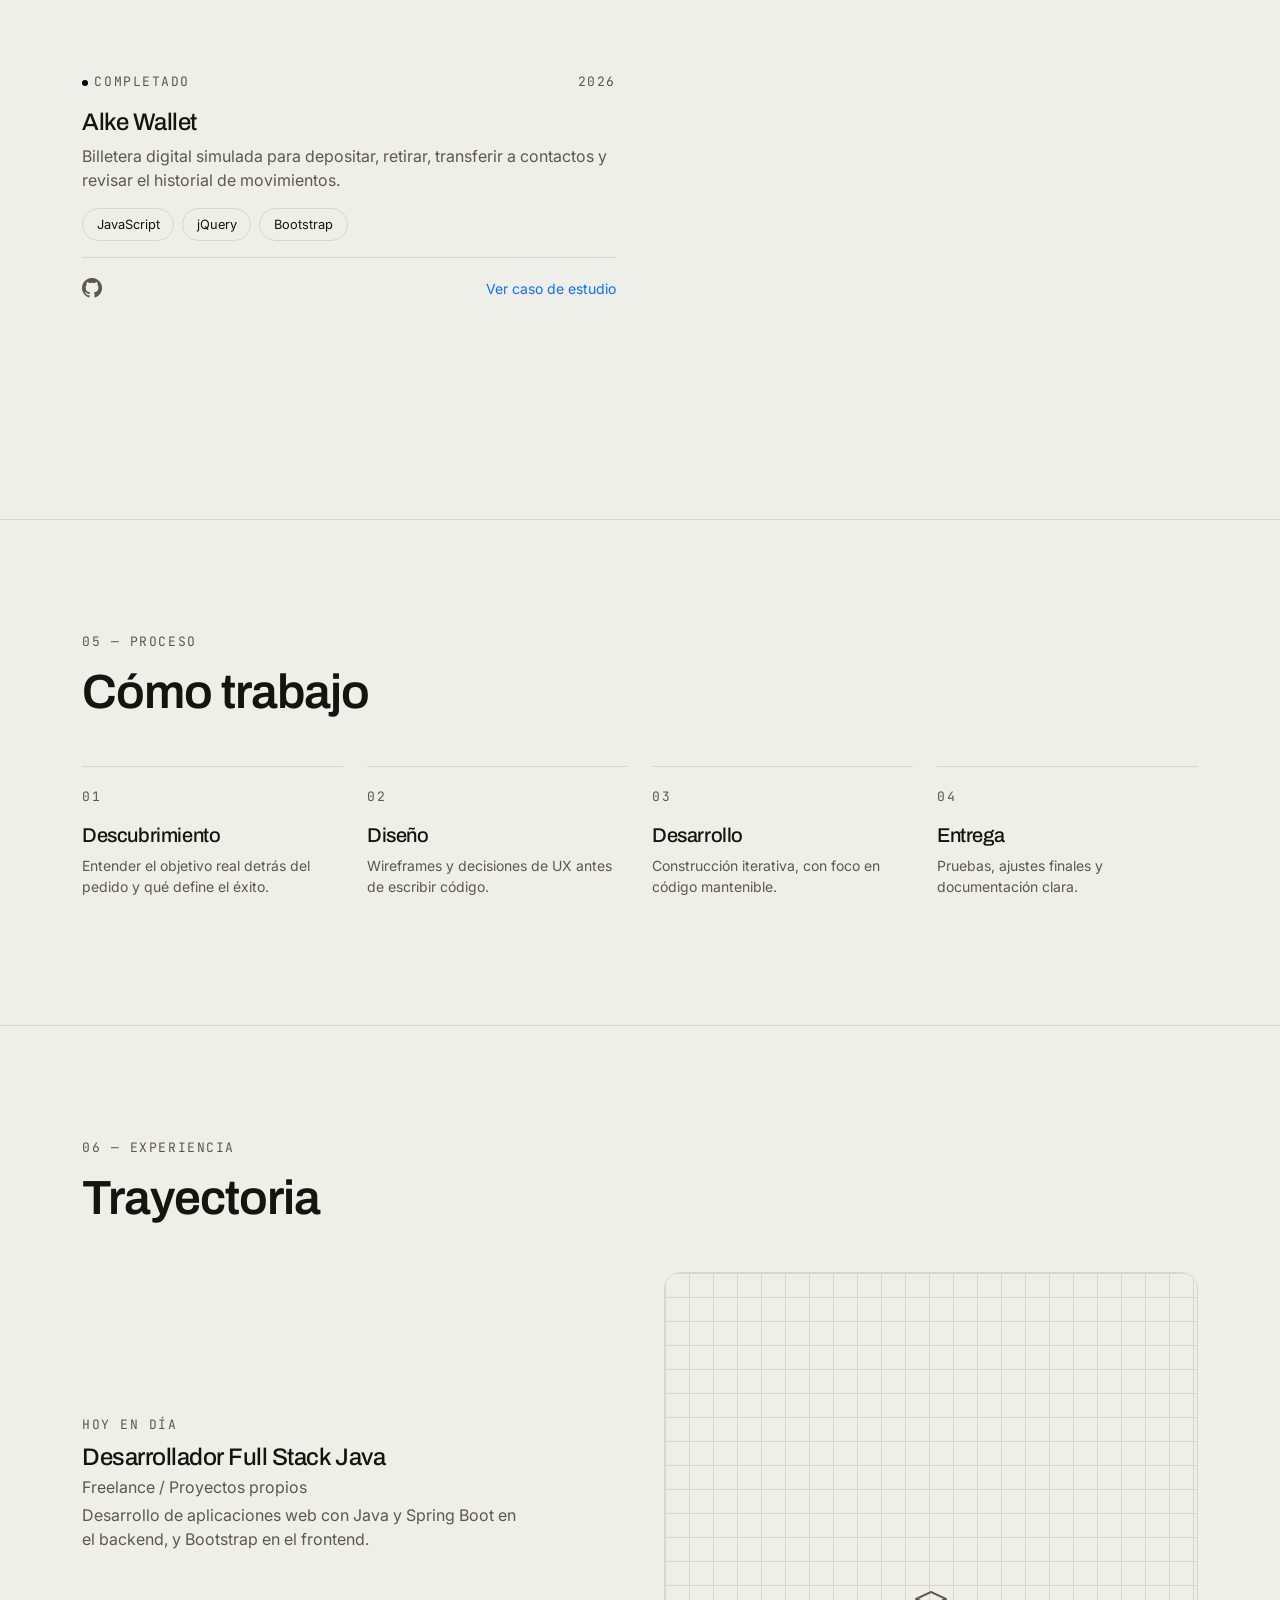
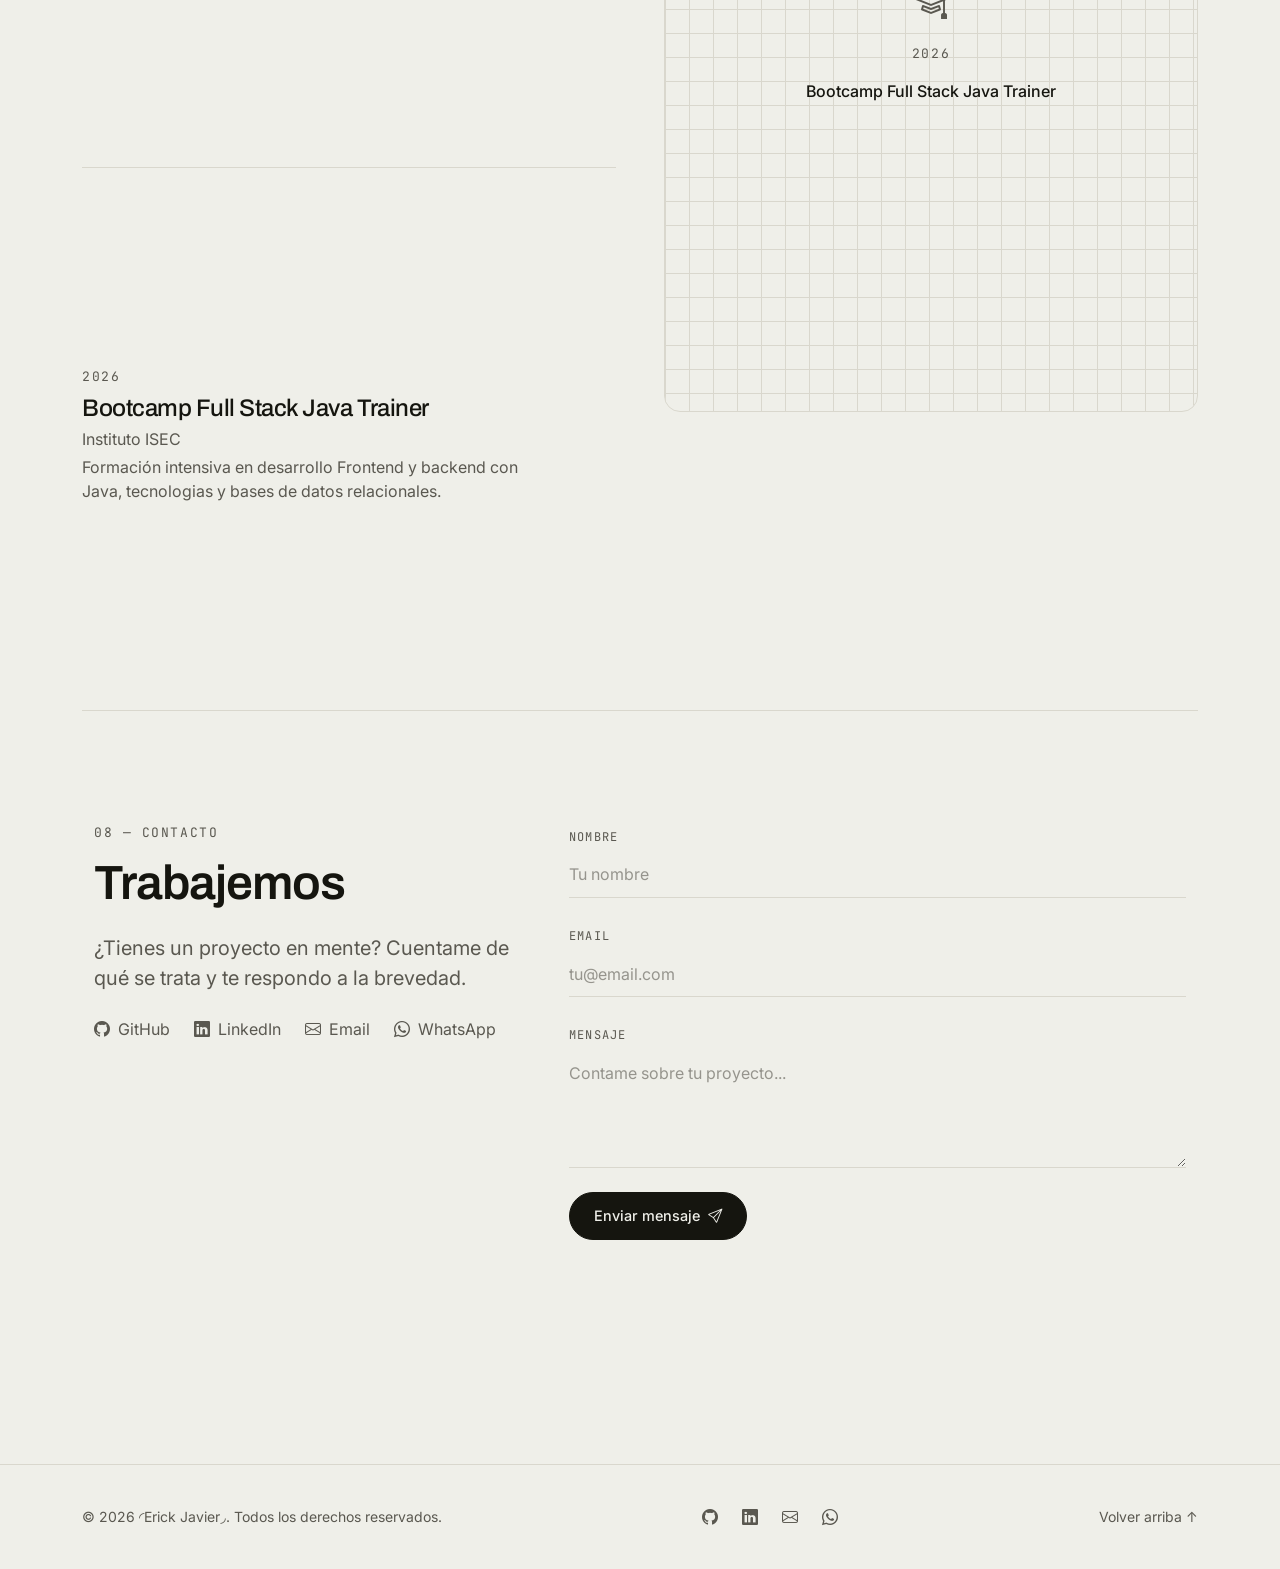
<file: Portfolio-GitHub/index.html>
<!doctype html>
<html lang="es">

<head>
  <meta charset="UTF-8" />
  <meta name="viewport" content="width=device-width, initial-scale=1.0" />
  <meta name="author" content="Erick - erickjavierquiroztoro@gmail.com">
  <meta name="robots" content="index, follow">
  <meta name="keyboards" content="HTML5, CSS, bootstraps, JavaScript, jQuery">

  <!-- Logo página -->
  <link rel="shortcut icon" href="assets/img/filter-highpass-svgrepo-com.svg" type="image/x-icon">
 
  <title>Erick Javier— Creative developer FullStack</title>
  <meta name="description"
    content="Portafolio profesional de Erick Javier Quiroz Toro, desarrollador Full Stack especializado en Java, Spring Boot y tecnologías web modernas." />

  <!-- Bootstrap 5 -->
  <link rel="stylesheet" href="https://cdn.jsdelivr.net/npm/bootstrap@5.3.3/dist/css/bootstrap.min.css" />
  <!-- Bootstrap Icons ( GitHub, LinkedIn, WhatsApp.) -->
  <link rel="stylesheet" href="https://cdn.jsdelivr.net/npm/bootstrap-icons@1.11.3/font/bootstrap-icons.min.css" />
  <!-- Tipografía -->
  <link rel="preconnect" href="https://fonts.googleapis.com" />
  <link
    href="https://fonts.googleapis.com/css2?family=Archivo:wght@500;600;700&family=Inter:wght@400;500&family=JetBrains+Mono:wght@400;500&display=swap"
    rel="stylesheet" />
  <!-- Estilos propios -->
  <link rel="stylesheet" href="assets/css/style.css" />
</head>

<body> <!-- ============ PAGINA DE CARGA ============ -->
  <div class="page-loader" id="pageLoader" aria-live="polite">
    <span class="page-loader__mark" id="loaderMark" aria-hidden="true">◜E◞</span>
    <span class="page-loader__percent" id="loaderPercent">1%</span>
  </div>
  <!-- ================= NAVBAR ================= -->
  <nav class="navbar navbar-expand-lg fixed-top navbar-custom py-3">
    <div class="container">
      <a class="navbar-brand navbar-brand-seal" id="siteBrand" href="#inicio">◜E◞</a>

      <!-- Acciones visibles siempre: toggle de tema + botón hamburguesa -->
      <div class="d-flex align-items-center gap-2 order-lg-3">
        <button type="button" class="theme-toggle" data-theme-toggle aria-label="Cambiar tema">
          <i class="bi bi-moon-stars" data-theme-icon></i>
        </button>
        <button class="navbar-toggler border-0 p-0 d-lg-none" type="button" data-bs-toggle="offcanvas"
          data-bs-target="#mobileMenu" aria-controls="mobileMenu" aria-label="Abrir menú">
          <i class="bi bi-list fs-2" style="color: var(--fg)"></i>
        </button>
      </div>

      <!-- Navegación desktop -->
      <div class="collapse navbar-collapse d-none d-lg-flex justify-content-end order-lg-2">
        <ul class="navbar-nav gap-lg-4">
          <li class="nav-item"><a class="nav-link" href="#sobre-mi">Sobre mí</a></li>
          <li class="nav-item"><a class="nav-link" href="#tecnologias">Tecnologías</a></li>
          <li class="nav-item"><a class="nav-link" href="#servicios">Servicios</a></li>
          <li class="nav-item"><a class="nav-link" href="#proyectos">Proyectos</a></li>
          <li class="nav-item"><a class="nav-link" href="#experiencia">Experiencia</a></li>
          <li class="nav-item"><a class="nav-link" href="#contacto">Contacto</a></li>
        </ul>
      </div>
    </div>
  </nav>

  <!-- ================= MENÚ MÓVIL ================= -->
  <div class="offcanvas offcanvas-end offcanvas-custom" tabindex="-1" id="mobileMenu" aria-labelledby="mobileMenuLabel">
    <div class="offcanvas-header">
      <span class="navbar-brand-seal" id="mobileMenuLabel">◜E◞</span>
      <button type="button" class="btn-close" data-bs-dismiss="offcanvas" aria-label="Cerrar"
        style="filter: var(--bs-btn-close-white-filter, none)"></button>
    </div>
    <div class="offcanvas-body d-flex flex-column">
      <ul class="navbar-nav flex-grow-1">
        <li class="nav-item"><a class="nav-link" href="#sobre-mi">Sobre mí</a></li>
        <li class="nav-item"><a class="nav-link" href="#tecnologias">Tecnologías</a></li>
        <li class="nav-item"><a class="nav-link" href="#servicios">Servicios</a></li>
        <li class="nav-item"><a class="nav-link" href="#proyectos">Proyectos</a></li>
        <li class="nav-item"><a class="nav-link" href="#experiencia">Experiencia</a></li>
        <li class="nav-item"><a class="nav-link" href="#contacto">Contacto</a></li>
      </ul>
      <a href="#contacto" class="btn-primary-custom mt-4">
        Contacto <i class="bi bi-arrow-right"></i>
      </a>
    </div>
  </div>

  <main>
    <!-- ================= HERO ================= -->
    <section id="inicio" class="d-flex align-items-center position-relative overflow-hidden"
      style="min-height: 100vh; padding-top: 6rem">
      <canvas id="gradient-canvas" class="gradient-canvas" aria-hidden="true"></canvas>
      <div class="container position-relative" style="z-index: 1">
        <div class="row align-items-center g-5">
          <div class="col-lg-7">
            <div class="hero-status mb-4">
              <span class="pulse-dot"></span>
              <span class="eyebrow mb-0">Disponible para nuevos proyectos</span>
            </div>
            <h1 class="hero-title mb-0">
              <span class="mask-line"><span>Desarrollador</span></span>
              <span class="mask-line"><span>FullStack</span></span>
            </h1>

            <p class="mt-4 text-muted-custom fs-5 reveal" style="max-width: 32rem">
              Construyo interfaces cuidadas y sistemas backend en Java, con atención al
              detalle en cada línea de código.
            </p>

            <div class="mt-4 d-flex flex-wrap gap-3 reveal">
              <a href="#proyectos" class="btn-primary-custom">Ver proyectos</a>
              <a href="#contacto" class="btn-ghost-custom">Contactar</a>
            </div>
          </div>

          <div class="col-lg-5 d-none d-lg-flex justify-content-center reveal">
            <div class="seal seal-video">
              <span class="seal-initials" data-seal-fallback>PORTAFOLIO</span>
              <video
                id="heroShowcaseVideo"
                muted
                loop
                playsinline
                preload="auto"
                aria-hidden="true"
              >
                <source src="assets/video/hero-showcase.mp4" type="video/mp4" />
              </video>
              <canvas id="heroShowcaseCanvas" aria-hidden="true"></canvas>
            </div>
          </div>
        </div>
      </div>

      <div
        class="position-absolute bottom-0 start-50 translate-middle-x d-none d-sm-flex flex-column align-items-center gap-2 mb-4"
        style="z-index: 1">
        <span class="eyebrow mb-0">Scroll</span>
        <div class="scroll-cue"></div>
      </div>
    </section>

    <!-- ================= SOBRE MÍ ================= -->
    <section id="sobre-mi" class="section">
      <div class="container">
        <span class="eyebrow d-block mb-3 reveal">01 — Sobre mí</span>
        <h2 class="section-title mask-line"><span>Sobre mí</span></h2>

        <div class="scroll-gallery">
          <div class="row g-5">
            <div class="col-lg-6">
              <div class="scroll-gallery__list">
                
                <div class="scroll-gallery__item" data-gallery-index="0">
                  <div style="max-width: 30rem">
      
                    <p class="text-muted-custom fs-5 reveal">
                      Soy un desarrollador Full Stack enfocado en crear aplicaciones web completas,
                      desde la lógica de negocio hasta construir interfaces web cuidadas y accesibles.
                    </p>
                    <p class="text-muted-custom fs-5 reveal">
                      Me interesa la parte donde el código y el diseño se encuentran:
                      escribir sistemas sólidos por dentro, con una experiencia clara y
                      prolija por fuera.
                    </p>
                  </div>
                 
                  <div class="scroll-gallery__media-inline d-lg-none mt-4">
                    <img src="assets/img/image.01.jpg" alt="Foto de Erick Javier" />
                  </div>
                </div>

                
                <div class="scroll-gallery__item" data-gallery-index="1">
                  <ul class="list-unstyled pt-4" style="border-top: 1px solid var(--border)">
                    <li class="d-flex align-items-baseline gap-2 mb-3">
                      <span class="status-dot"></span>Atención al detalle en cada entrega
                    </li>
                    <li class="d-flex align-items-baseline gap-2 mb-3">
                      <span class="status-dot"></span>Código legible y mantenible, sin atajos
                    </li>
                    <li class="d-flex align-items-baseline gap-2 mb-0">
                      <span class="status-dot"></span>Aprendizaje constante, buscando siempre mejorar mis habilidades
                    </li>
                  </ul>
                  <div class="scroll-gallery__media-inline d-lg-none mt-4">
                    <i class="bi bi-gem"></i>
                  </div>
                </div>
              </div>
            </div>
            <div class="col-lg-6 d-none d-lg-block">
              <div class="scroll-gallery__media-wrap">
                <div class="scroll-gallery__media">
                  <div class="scroll-gallery__media-item is-active" data-gallery-index="0">
                    <img src="assets/img/image.01.jpg" alt="Foto de Tu Nombre" />
                  </div>
                  <div class="scroll-gallery__media-item" data-gallery-index="1">
                    <div class="d-flex flex-column align-items-center gap-3 px-4 text-center">
                      <i class="bi bi-briefcase"></i>
                      <span class="eyebrow mb-0">Cómo trabajo</span>
                      <p class="mb-0">Precisión, código legible, escalable y aprendizaje constante.</p>
                    </div>
                  </div>
                </div>
              </div>
            </div>
          </div>
        </div>
      </div>
    </section>

    <!-- ================= TECNOLOGÍAS ================= -->
    <section id="tecnologias" class="section">
      <div class="container">
        <span class="eyebrow d-block mb-3 reveal">02 — Tecnologías</span>
        <h2 class="section-title mask-line"><span>Con qué trabajo</span></h2>

        <div class="row g-4">
          <div class="col-6 col-lg-3 reveal">
            <h3 class="eyebrow mb-3">Frontend</h3>
            <div class="d-flex flex-wrap gap-2">
              <span class="badge-custom">HTML</span>
              <span class="badge-custom">CSS</span>
              <span class="badge-custom">JavaScript</span>
              <span class="badge-custom">jQuery</span>
              <span class="badge-custom">Bootstrap</span>
            </div>
          </div>
          <div class="col-6 col-lg-3 reveal">
            <h3 class="eyebrow mb-3">Backend</h3>
            <div class="d-flex flex-wrap gap-2">
              <span class="badge-custom">Java</span>
              <span class="badge-custom">Spring Boot</span>
              <span class="badge-custom">Spring Security</span>
              <span class="badge-custom">REST APIs</span>
            </div>
          </div>
          <div class="col-6 col-lg-3 reveal">
            <h3 class="eyebrow mb-3">Base de datos</h3>
            <div class="d-flex flex-wrap gap-2">
              <span class="badge-custom">MySQL</span>
              <span class="badge-custom">JDBC</span>
              <span class="badge-custom">JPA / Hibernate</span>
            </div>
          </div>
          <div class="col-6 col-lg-3 reveal">
            <h3 class="eyebrow mb-3">Herramientas</h3>
            <div class="d-flex flex-wrap gap-2">
              <span class="badge-custom">Git</span>
              <span class="badge-custom">GitHub</span>
              <span class="badge-custom">VS Code</span>
              <span class="badge-custom">Postman</span>
            </div>
          </div>
        </div>
      </div>
    </section>

    <!-- ================= SERVICIOS ================= -->
    <section id="servicios" class="section">
      <div class="container">
        <span class="eyebrow d-block mb-3 reveal">03 — Servicios</span>
        <h2 class="section-title mask-line"><span>En qué puedo ayudarte</span></h2>

        <div class="row g-4">
          <div class="col-md-6 col-lg-4 reveal">
            <div class="card-custom p-4 h-100">
              <i class="bi bi-layout-text-window text-brass fs-3"></i>
              <h3 class="h5 mt-4 mb-2">Landing Pages</h3>
              <p class="text-muted-custom mb-0 small">
                Páginas de una sola sección, rápidas y enfocadas en conversión.
              </p>
            </div>
          </div>
          <div class="col-md-6 col-lg-4 reveal">
            <div class="card-custom p-4 h-100">
              <i class="bi bi-globe2 text-brass fs-3"></i>
              <h3 class="h5 mt-4 mb-2">Sitios Web</h3>
              <p class="text-muted-custom mb-0 small">
                Sitios institucionales multi-página, con contenido bien organizado.
              </p>
            </div>
          </div>
          <div class="col-md-6 col-lg-4 reveal">
            <div class="card-custom p-4 h-100">
              <i class="bi bi-window-stack text-brass fs-3"></i>
              <h3 class="h5 mt-4 mb-2">Aplicaciones Web</h3>
              <p class="text-muted-custom mb-0 small">
                Productos con lógica de negocio real: autenticación, datos, paneles.
              </p>
            </div>
          </div>
          <div class="col-md-6 col-lg-4 reveal">
            <div class="card-custom p-4 h-100">
              <i class="bi bi-graph-up-arrow text-brass fs-3"></i>
              <h3 class="h5 mt-4 mb-2">Optimización SEO</h3>
              <p class="text-muted-custom mb-0 small">
                Estructura semántica y performance para mejorar el posicionamiento.
              </p>
            </div>
          </div>
          <div class="col-md-6 col-lg-4 reveal">
            <div class="card-custom p-4 h-100">
              <i class="bi bi-tools text-brass fs-3"></i>
              <h3 class="h5 mt-4 mb-2">Mantenimiento</h3>
              <p class="text-muted-custom mb-0 small">
                Actualizaciones, correcciones y mejoras continuas post-lanzamiento.
              </p>
            </div>
          </div>
          <div class="col-md-6 col-lg-4 reveal">
            <div class="card-custom p-4 h-100">
              <i class="bi bi-plug text-brass fs-3"></i>
              <h3 class="h5 mt-4 mb-2">Integración de APIs</h3>
              <p class="text-muted-custom mb-0 small">
                Conexión con servicios externos y backends propios en Java.
              </p>
            </div>
          </div>
        </div>
      </div>
    </section>

    <!-- ================= PROYECTOS ================= -->
    <section id="proyectos" class="section">
      <div class="container">
        <span class="eyebrow d-block mb-3 reveal">04 — Proyectos</span>
        <h2 class="section-title mask-line"><span>Proyectos destacados</span></h2>

        <div class="scroll-gallery">
          <div class="row g-5">
            <div class="col-lg-6">
              <div class="scroll-gallery__list">
                <!-- Proyecto 1: SpringEduManager -->
                <div class="scroll-gallery__item" data-gallery-index="0">
                  <div class="d-flex justify-content-between eyebrow mb-3">
                    <span><span class="status-dot"></span>Completado</span>
                    <span>2026</span>
                  </div>
                  <h3 class="h4 mb-2">Spring Edu Manager</h3>
                  <p class="text-muted-custom">
                    Plataforma de gestión de estudiantes y cursos con control de acceso por
                    roles y una API REST propia.
                  </p>
                  <div class="d-flex flex-wrap gap-2 mb-3">
                    <span class="badge-custom">Java</span>
                    <span class="badge-custom">Spring Boot</span>
                    <span class="badge-custom">Spring Security</span>
                    <span class="badge-custom">Spring Data JPA</span>
                    <span class="badge-custom">MySQL</span>
                  </div>
                  <div class="d-flex align-items-center gap-3 pt-3" style="border-top: 1px solid var(--border)">
                    <!-- Link del repositorio GitHub -->
                    <a href="https://github.com/erickjavierquiroztoro-cpu/springedumanager" class="text-muted-custom" aria-label="Repositorio en GitHub"><i
                        class="bi bi-github fs-5"></i></a>
                    <a href="proyectos/proyecto-uno.html" class="link-underline ms-auto small text-decoration-none">Ver caso de
                      estudio</a>
                  </div>
                  <div class="scroll-gallery__media-inline d-lg-none mt-4">
                    <i class="bi bi-mortarboard"></i>
                  </div>
                </div>

                <!-- Proyecto 2: Biblioteca Digital UNTEC -->
                <div class="scroll-gallery__item" data-gallery-index="1">
                  <div class="d-flex justify-content-between eyebrow mb-3">
                    <span><span class="status-dot"></span>Completado</span>
                    <span>2026</span>
                  </div>
                  <h3 class="h4 mb-2">Biblioteca Digital UNTEC</h3>
                  <p class="text-muted-custom">
                    Sistema de catálogo y préstamos de una biblioteca, con permisos distintos
                    según el rol de cada usuario.
                  </p>
                  <div class="d-flex flex-wrap gap-2 mb-3">
                    <span class="badge-custom">Java</span>
                    <span class="badge-custom">Servlets</span>
                    <span class="badge-custom">JSP</span>
                    <span class="badge-custom">JDBC</span>
                    <span class="badge-custom">MySQL</span>
                  </div>
                  <div class="d-flex align-items-center gap-3 pt-3" style="border-top: 1px solid var(--border)">
                    <!-- Link del repositorio GitHub -->
                    <a href="https://github.com/erickjavierquiroztoro-cpu/biblioteca-untec" class="text-muted-custom" aria-label="Repositorio en GitHub"><i
                        class="bi bi-github fs-5"></i></a>
                    <a href="proyectos/proyecto-dos.html" class="link-underline ms-auto small text-decoration-none">Ver caso de
                      estudio</a>
                  </div>
                  <div class="scroll-gallery__media-inline d-lg-none mt-4">
                    <i class="bi bi-book-half"></i>
                  </div>
                </div>

                <!-- Proyecto 3: Alke Wallet -->
                <div class="scroll-gallery__item" data-gallery-index="2">
                  <div class="d-flex justify-content-between eyebrow mb-3">
                    <span><span class="status-dot"></span>Completado</span>
                    <span>2026</span>
                  </div>
                  <h3 class="h4 mb-2">Alke Wallet</h3>
                  <p class="text-muted-custom">
                    Billetera digital simulada para depositar, retirar, transferir a contactos
                    y revisar el historial de movimientos.
                  </p>
                  <div class="d-flex flex-wrap gap-2 mb-3">
                    <span class="badge-custom">JavaScript</span>
                    <span class="badge-custom">jQuery</span>
                    <span class="badge-custom">Bootstrap</span>
                  </div>
                  <div class="d-flex align-items-center gap-3 pt-3" style="border-top: 1px solid var(--border)">
                    <!-- Link del repositorio GitHub -->
                    <a href="https://github.com/erickjavierquiroztoro-cpu/billetera-alkewallet-2026" class="text-muted-custom" aria-label="Repositorio en GitHub"><i
                        class="bi bi-github fs-5"></i></a>
                    <a href="proyectos/proyecto-tres.html" class="link-underline ms-auto small text-decoration-none">Ver caso de
                      estudio</a>
                  </div>
                  <div class="scroll-gallery__media-inline d-lg-none mt-4">
                    <i class="bi bi-wallet2"></i>
                  </div>
                </div>
              </div>
            </div>

            <div class="col-lg-6 d-none d-lg-block">
              <div class="scroll-gallery__media-wrap">
                <div class="scroll-gallery__media">
                  <div class="scroll-gallery__media-item is-active" data-gallery-index="0">
                    <i class="bi bi-mortarboard"></i>
                  </div>
                  <div class="scroll-gallery__media-item" data-gallery-index="1">
                    <i class="bi bi-book-half"></i>
                  </div>
                  <div class="scroll-gallery__media-item" data-gallery-index="2">
                    <i class="bi bi-wallet2"></i>
                  </div>
                </div>
              </div>
            </div>
          </div>
        </div>
      </div>
    </section>

    <!-- ================= PROCESO ================= -->
    <section id="proceso" class="section">
      <div class="container">
        <span class="eyebrow d-block mb-3 reveal">05 — Proceso</span>
        <h2 class="section-title mask-line"><span>Cómo trabajo</span></h2>

        <div class="row g-4">
          <div class="col-6 col-lg-3 reveal">
            <div class="pt-3" style="border-top: 1px solid var(--border)">
              <span class="eyebrow font-mono">01</span>
              <h3 class="h5 mt-3 mb-2">Descubrimiento</h3>
              <p class="text-muted-custom small">
                Entender el objetivo real detrás del pedido y qué define el éxito.
              </p>
            </div>
          </div>
          <div class="col-6 col-lg-3 reveal">
            <div class="pt-3" style="border-top: 1px solid var(--border)">
              <span class="eyebrow font-mono">02</span>
              <h3 class="h5 mt-3 mb-2">Diseño</h3>
              <p class="text-muted-custom small">
                Wireframes y decisiones de UX antes de escribir código.
              </p>
            </div>
          </div>
          <div class="col-6 col-lg-3 reveal">
            <div class="pt-3" style="border-top: 1px solid var(--border)">
              <span class="eyebrow font-mono">03</span>
              <h3 class="h5 mt-3 mb-2">Desarrollo</h3>
              <p class="text-muted-custom small">
                Construcción iterativa, con foco en código mantenible.
              </p>
            </div>
          </div>
          <div class="col-6 col-lg-3 reveal">
            <div class="pt-3" style="border-top: 1px solid var(--border)">
              <span class="eyebrow font-mono">04</span>
              <h3 class="h5 mt-3 mb-2">Entrega</h3>
              <p class="text-muted-custom small">
                Pruebas, ajustes finales y documentación clara.
              </p>
            </div>
          </div>
        </div>
      </div>
    </section>

    <!-- ================= EXPERIENCIA / EDUCACIÓN / CERTIFICACIONES ================= -->
    <section id="experiencia" class="section">
      <div class="container">
        <span class="eyebrow d-block mb-3 reveal">06 — Experiencia</span>
        <h2 class="section-title mask-line"><span>Trayectoria</span></h2>

        <!-- TODO: reemplazar con tu experiencia real. Si agregás o quitás roles,
               mantené el mismo data-gallery-index en el item y en su panel. -->
        <div class="scroll-gallery mb-5">
          <div class="row g-5">
            <div class="col-lg-6">
              <div class="scroll-gallery__list">
                <div class="scroll-gallery__item" data-gallery-index="0">
                  <span class="eyebrow">Hoy en día</span>
                  <h3 class="h4 mt-2 mb-1">Desarrollador Full Stack Java</h3>
                  <p class="text-muted-custom mb-1">Freelance / Proyectos propios</p>
                  <p class="text-muted-custom" style="max-width: 28rem">
                    Desarrollo de aplicaciones web con Java y Spring Boot en el backend, y
                    Bootstrap en el frontend.
                  </p>
                  <div class="scroll-gallery__media-inline d-lg-none mt-4">
                    <i class="bi bi-briefcase"></i>
                  </div>
                </div>

                <div class="scroll-gallery__item" data-gallery-index="1">
                  <span class="eyebrow">2026</span>
                  <h3 class="h4 mt-2 mb-1">Bootcamp Full Stack Java Trainer</h3>
                  <p class="text-muted-custom mb-1">Instituto ISEC </p>
                  <p class="text-muted-custom" style="max-width: 28rem">
                    Formación intensiva en desarrollo Frontend y backend con Java, tecnologias y bases de datos
                    relacionales.
                  </p>
                  <div class="scroll-gallery__media-inline d-lg-none mt-4">
                    <i class="bi bi-mortarboard"></i>
                  </div>
                </div>
              </div>
            </div>

            <div class="col-lg-6 d-none d-lg-block">
              <div class="scroll-gallery__media-wrap">
                <div class="scroll-gallery__media">
                  <!-- Sin foto por rol: panel gráfico con ícono + rol + período.
                         Si más adelante tenés logos de empresas, reemplazá el <i>
                         por <img src="..."> siguiendo el mismo patrón que Proyectos. -->
                  <div class="scroll-gallery__media-item is-active" data-gallery-index="0">
                    <div class="d-flex flex-column align-items-center gap-3 px-4 text-center">
                      <i class="bi bi-briefcase"></i>
                      <span class="eyebrow mb-0">Presente</span>
                      <p class="mb-0 fw-medium">Desarrollador Full Stack Java</p>
                    </div>
                  </div>
                  <div class="scroll-gallery__media-item" data-gallery-index="1">
                    <div class="d-flex flex-column align-items-center gap-3 px-4 text-center">
                      <i class="bi bi-mortarboard"></i>
                      <span class="eyebrow mb-0">2026</span>
                      <p class="mb-0 fw-medium">Bootcamp Full Stack Java Trainer</p>
                    </div>
                  </div>
                </div>
              </div>
            </div>
          </div>
        </div>
        <!-- ================= Educación (preparado para el futuro) ================= -->
        <!--<div class="row g-5">
            <div class="col-lg-6">
              <div class="reveal">
                <h3 class="eyebrow mb-4">Educación</h3>
                <div class="pt-3" style="border-top: 1px solid var(--border)">
                  <span class="eyebrow">2022 — 2025</span>
                  <p class="fw-medium mt-1 mb-0">Título / Carrera</p>
                  <p class="text-muted-custom small">Nombre de la institución</p>
                </div>
              </div>
            </div>

            <div class="col-lg-6">
              <div class="reveal">
                <h3 class="eyebrow mb-4">Certificaciones</h3>
                <div class="pt-3" style="border-top: 1px solid var(--border)">
                  <div class="d-flex justify-content-between align-items-start">
                    <div>
                      <p class="fw-medium mb-0">Nombre de la certificación</p>
                      <p class="text-muted-custom small">Entidad emisora · 2025</p>
                    </div>
                    <a href="#" class="text-muted-custom" aria-label="Ver credencial"
                      ><i class="bi bi-box-arrow-up-right"></i
                    ></a>
                  </div>
                </div>
              </div>
            </div>
          </div>
        </div>
      </section>-->

        <!-- ================= BLOG (preparado para el futuro) ================= -->
        <!--<section id="blog" class="section">
        <div class="container">
          <div class="d-flex flex-wrap justify-content-between align-items-end mb-4">
            <div>
              <span class="eyebrow d-block mb-3 reveal">07 — Blog</span>
              <h2 class="section-title mb-0 mask-line"><span>Blog técnico</span></h2>
            </div>
            <span class="badge-custom mb-3 reveal">Próximamente</span>
          </div>

          <div class="row g-4">
            <div class="col-md-4 reveal" style="opacity: 0.5">
              <div class="card-custom p-4 h-100">
                <i class="bi bi-file-text text-muted-custom fs-4"></i>
                <div class="mt-3 rounded-pill" style="height: 10px; width: 75%; background: var(--border)"></div>
                <div class="mt-2 rounded-pill" style="height: 10px; width: 50%; background: var(--border)"></div>
              </div>
            </div>
            <div class="col-md-4 reveal" style="opacity: 0.5">
              <div class="card-custom p-4 h-100">
                <i class="bi bi-file-text text-muted-custom fs-4"></i>
                <div class="mt-3 rounded-pill" style="height: 10px; width: 75%; background: var(--border)"></div>
                <div class="mt-2 rounded-pill" style="height: 10px; width: 50%; background: var(--border)"></div>
              </div>
            </div>
            <div class="col-md-4 reveal" style="opacity: 0.5">
              <div class="card-custom p-4 h-100">
                <i class="bi bi-file-text text-muted-custom fs-4"></i>
                <div class="mt-3 rounded-pill" style="height: 10px; width: 75%; background: var(--border)"></div>
                <div class="mt-2 rounded-pill" style="height: 10px; width: 50%; background: var(--border)"></div>
              </div>
            </div>
          </div>
        </div>
      </section>-->

        <!-- ================= CONTACTO ================= -->
        <section id="contacto" class="section">
          <div class="container">
            <div class="row g-5">
              <div class="col-lg-5">
                <span class="eyebrow d-block mb-3 reveal">08 — Contacto</span>
                <h2 class="section-title mask-line">
                  <span>Trabajemos</span>
                </h2>
                <p class="text-muted-custom fs-5 reveal" style="max-width: 26rem; margin-top: -1.5rem">
                  ¿Tienes un proyecto en mente? Cuentame de qué se trata y te respondo a la
                  brevedad.
                </p>

                <div class="d-flex flex-wrap gap-4 mt-4 reveal">
                  <a href="https://github.com/erickjavierquiroztoro-cpu" target="_blank" rel="noopener noreferrer" class="link-underline text-muted-custom text-decoration-none d-flex align-items-center gap-2"
                    ><i class="bi bi-github"></i>GitHub</a>
                  <a href="https://www.linkedin.com/in/erick-quiroz-toro-610a0a24a" target="_blank" rel="noopener noreferrer" class="link-underline text-muted-custom text-decoration-none d-flex align-items-center gap-2"
                    ><i class="bi bi-linkedin"></i>LinkedIn</a>
                  <a href="mailto:erickjavierquiroztoro@gmail.com" class="link-underline text-muted-custom text-decoration-none d-flex align-items-center gap-2"
                    ><i class="bi bi-envelope"></i>Email</a>
                  <a href="https://wa.me/56975212219" target="_blank" rel="noopener noreferrer" class="link-underline text-muted-custom text-decoration-none d-flex align-items-center gap-2"
                    ><i class="bi bi-whatsapp"></i>WhatsApp</a>
                </div>
              </div>

              <div class="col-lg-7 reveal">
                  <!-- Mensaje de éxito, oculto hasta el envío -->
                  <div class="d-none align-items-start gap-3 p-4 mb-4" style="border: 1px solid var(--border)"
                    id="contactSuccess" role="status">
                    <i class="bi bi-check-circle-fill text-brass fs-4"></i>
                    <div>
                      <p class="fw-medium mb-1">Mensaje enviado</p>
                      <p class="text-muted-custom small mb-0">
                        Gracias por escribirme, te voy a responder a la brevedad.
                      </p>
                    </div>
                  </div>

                  <form id="contactForm" novalidate>
                    <div class="mb-4">
                      <label for="name" class="form-label-custom">Nombre</label>
                      <input type="text" class="form-control form-control-custom" id="name" name="name"
                        placeholder="Tu nombre" required minlength="2" />
                      <div class="invalid-feedback">Ingresá tu nombre completo.</div>
                    </div>
                    <div class="mb-4">
                      <label for="email" class="form-label-custom">Email</label>
                      <input type="email" class="form-control form-control-custom" id="email" name="email"
                        placeholder="tu@email.com" required />
                      <div class="invalid-feedback">Ingresá un email válido.</div>
                    </div>
                    <div class="mb-4">
                      <label for="message" class="form-label-custom">Mensaje</label>
                      <textarea class="form-control form-control-custom" id="message" name="message" rows="4"
                        placeholder="Contame sobre tu proyecto..." required minlength="10"></textarea>
                      <div class="invalid-feedback">Cuentame un poco más (mínimo 10 caracteres).</div>
                    </div>

                    <div class="d-none alert alert-danger" id="contactError" role="alert">
                      No se pudo enviar el mensaje. Intentá de nuevo en unos minutos.
                    </div>

                    <button type="submit" class="btn-primary-custom">
                      Enviar mensaje <i class="bi bi-send"></i>
                    </button>
                  </form>
                </div>
              </div>
            </div>
        </section>
  </main>

  <!-- ================= FOOTER ================= -->
  <footer class="footer-custom">
    <div class="container d-flex flex-column flex-sm-row align-items-center justify-content-between gap-3">
      <p class="text-muted-custom small mb-0">© <span id="year"></span> ◜Erick Javier◞. Todos los derechos reservados.
      </p>
      <div class="d-flex gap-4">
        <a href="https://github.com/erickjavierquiroztoro-cpu" target="_blank" rel="noopener noreferrer" aria-label="GitHub"><i class="bi bi-github"></i></a>
        <a href="https://www.linkedin.com/in/erick-quiroz-toro-610a0a24a" target="_blank" rel="noopener noreferrer" aria-label="LinkedIn"><i class="bi bi-linkedin"></i></a>
        <a href="mailto:erickjavierquiroztoro@gmail.com" aria-label="Email"><i class="bi bi-envelope"></i></a>
        <a href="https://wa.me/56975212219" target="_blank" rel="noopener noreferrer" aria-label="WhatsApp"><i class="bi bi-whatsapp"></i></a>
      </div>
      <a href="#inicio" class="link-underline small text-decoration-none">Volver arriba ↑</a>
    </div>
  </footer>

  <script src="https://cdn.jsdelivr.net/npm/bootstrap@5.3.3/dist/js/bootstrap.bundle.min.js"></script>
  <script src="assets/js/gradient-bg.js"></script>
  <script src="assets/js/hero-video-key.js"></script>
  <script src="assets/js/main.js"></script>
  <script src="assets/js/loader.js"></script>
  <script>
    document.getElementById("year").textContent = new Date().getFullYear();
  </script>
</body>

</html>
</file>
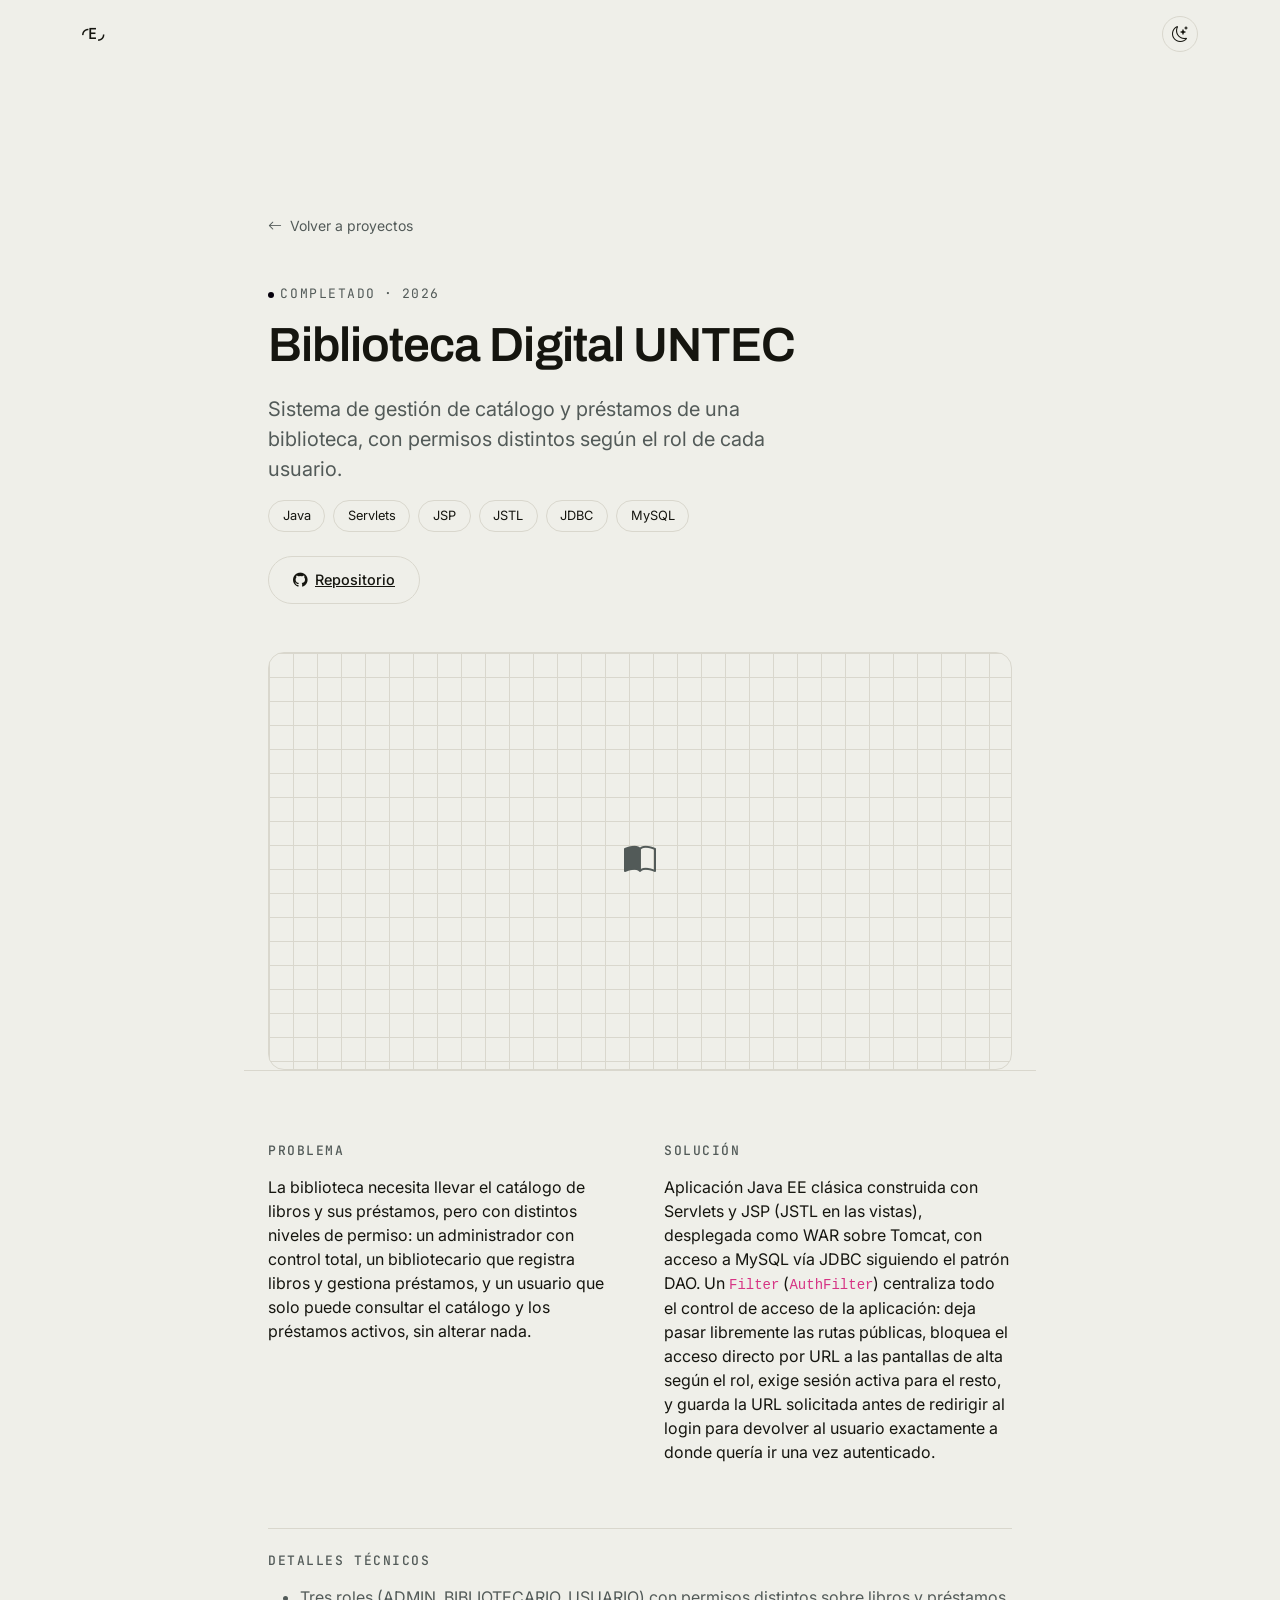
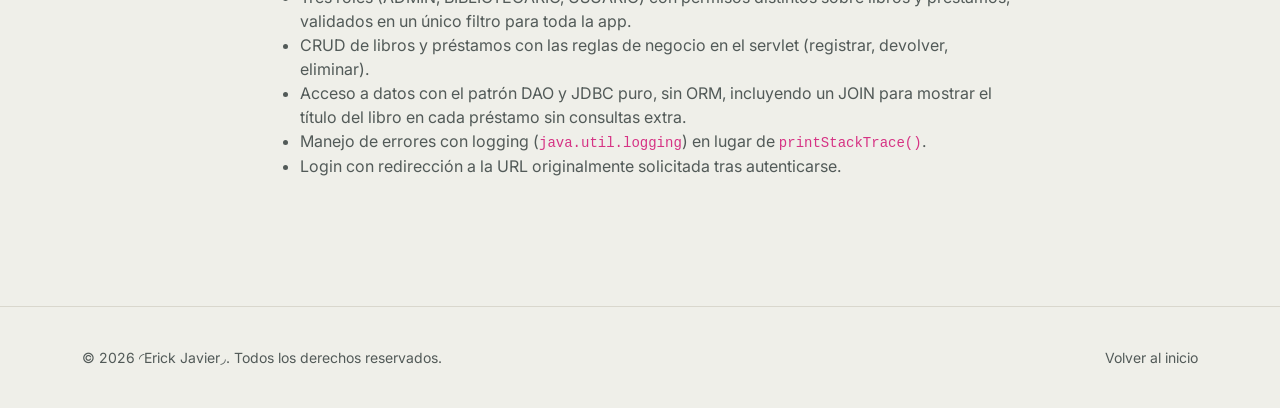
<file: proyectos/proyecto-dos.html>
<!doctype html>
<html lang="es">
  <head>
    <meta charset="UTF-8" />
    <meta name="viewport" content="width=device-width, initial-scale=1.0" />
    <title>Biblioteca Digital UNTEC — Caso de estudio</title>
    <meta name="description" content="Sistema de catálogo y préstamos de una biblioteca con Java, Servlets, JSP y control de acceso por roles." />

    <link
      rel="stylesheet"
      href="https://cdn.jsdelivr.net/npm/bootstrap@5.3.3/dist/css/bootstrap.min.css"
    />
    <link
      rel="stylesheet"
      href="https://cdn.jsdelivr.net/npm/bootstrap-icons@1.11.3/font/bootstrap-icons.min.css"
    />
    <link rel="preconnect" href="https://fonts.googleapis.com" />
    <link
      href="https://fonts.googleapis.com/css2?family=Archivo:wght@500;600;700&family=Inter:wght@400;500&family=JetBrains+Mono:wght@400;500&display=swap"
      rel="stylesheet"
    />
    
    <link rel="stylesheet" href="../assets/css/style.css" />
  </head>

  <body>
    <nav class="navbar navbar-custom is-scrolled py-3">
      <div class="container">
        <a class="navbar-brand navbar-brand-seal" href="../index.html">◜E◞</a>
        <button type="button" class="theme-toggle" data-theme-toggle aria-label="Cambiar tema">
          <i class="bi bi-moon-stars" data-theme-icon></i>
        </button>
      </div>
    </nav>

    <main class="section" style="border-top: none; padding-top: 9rem">
      <div class="container" style="max-width: 48rem">
        <a
          href="../index.html#proyectos"
          class="link-underline d-inline-flex align-items-center gap-2 text-muted-custom text-decoration-none small mb-5"
        >
          <i class="bi bi-arrow-left"></i> Volver a proyectos
        </a>

        <div class="eyebrow d-flex align-items-center gap-2 mb-3">
          <span><span class="status-dot"></span>Completado</span>
          <span>·</span>
          <span>2026</span>
        </div>

        <h1 class="section-title mb-4">Biblioteca Digital UNTEC</h1>

        <p class="fs-5 text-muted-custom" style="max-width: 34rem">
          Sistema de gestión de catálogo y préstamos de una biblioteca, con permisos
          distintos según el rol de cada usuario.
        </p>

        <div class="d-flex flex-wrap gap-2 mb-4">
          <span class="badge-custom">Java</span>
          <span class="badge-custom">Servlets</span>
          <span class="badge-custom">JSP</span>
          <span class="badge-custom">JSTL</span>
          <span class="badge-custom">JDBC</span>
          <span class="badge-custom">MySQL</span>
        </div>

        <div class="d-flex gap-3 mb-5">
          <!-- Link del repositorio GitHub -->
          <a href="https://github.com/erickjavierquiroztoro-cpu/biblioteca-untec" class="btn-ghost-custom"><i class="bi bi-github"></i> Repositorio</a>
        </div>

        <div
          class="project-thumb mb-5"
          style="aspect-ratio: 16/9; border: 1px solid var(--border); border-radius: 1rem"
        >
          <i class="bi bi-book-half" style="font-size: 2rem"></i>
        </div>

        <div class="row g-5 pt-4" style="border-top: 1px solid var(--border)">
          <div class="col-md-6">
            <h2 class="eyebrow mb-3">Problema</h2>
            <p>
              La biblioteca necesita llevar el catálogo de libros y sus préstamos, pero con
              distintos niveles de permiso: un administrador con control total, un
              bibliotecario que registra libros y gestiona préstamos, y un usuario que solo
              puede consultar el catálogo y los préstamos activos, sin alterar nada.
            </p>
          </div>
          <div class="col-md-6">
            <h2 class="eyebrow mb-3">Solución</h2>
            <p>
              Aplicación Java EE clásica construida con Servlets y JSP (JSTL en las vistas),
              desplegada como WAR sobre Tomcat, con acceso a MySQL vía JDBC siguiendo el
              patrón DAO. Un <code>Filter</code> (<code>AuthFilter</code>) centraliza todo el
              control de acceso de la aplicación: deja pasar libremente las rutas públicas,
              bloquea el acceso directo por URL a las pantallas de alta según el rol, exige
              sesión activa para el resto, y guarda la URL solicitada antes de redirigir al
              login para devolver al usuario exactamente a donde quería ir una vez
              autenticado.
            </p>
          </div>
        </div>

        <div class="pt-4 mt-5" style="border-top: 1px solid var(--border)">
          <h2 class="eyebrow mb-3">Detalles técnicos</h2>
          <ul class="text-muted-custom">
            <li>Tres roles (ADMIN, BIBLIOTECARIO, USUARIO) con permisos distintos sobre libros y préstamos, validados en un único filtro para toda la app.</li>
            <li>CRUD de libros y préstamos con las reglas de negocio en el servlet (registrar, devolver, eliminar).</li>
            <li>Acceso a datos con el patrón DAO y JDBC puro, sin ORM, incluyendo un JOIN para mostrar el título del libro en cada préstamo sin consultas extra.</li>
            <li>Manejo de errores con logging (<code>java.util.logging</code>) en lugar de <code>printStackTrace()</code>.</li>
            <li>Login con redirección a la URL originalmente solicitada tras autenticarse.</li>
          </ul>
        </div>
      </div>
    </main>

    <footer class="footer-custom">
      <div class="container d-flex justify-content-between align-items-center">
        <p class="text-muted-custom small mb-0">
          © <span id="year"></span> ◜Erick Javier◞. Todos los derechos reservados.
        </p>
        <a href="../index.html" class="link-underline small text-decoration-none">Volver al inicio</a>
      </div>
    </footer>

    <script src="https://cdn.jsdelivr.net/npm/bootstrap@5.3.3/dist/js/bootstrap.bundle.min.js"></script>
    <script src="../assets/js/main.js"></script>
    <script>
      document.getElementById("year").textContent = new Date().getFullYear();
    </script>
  </body>
</html>
</file>
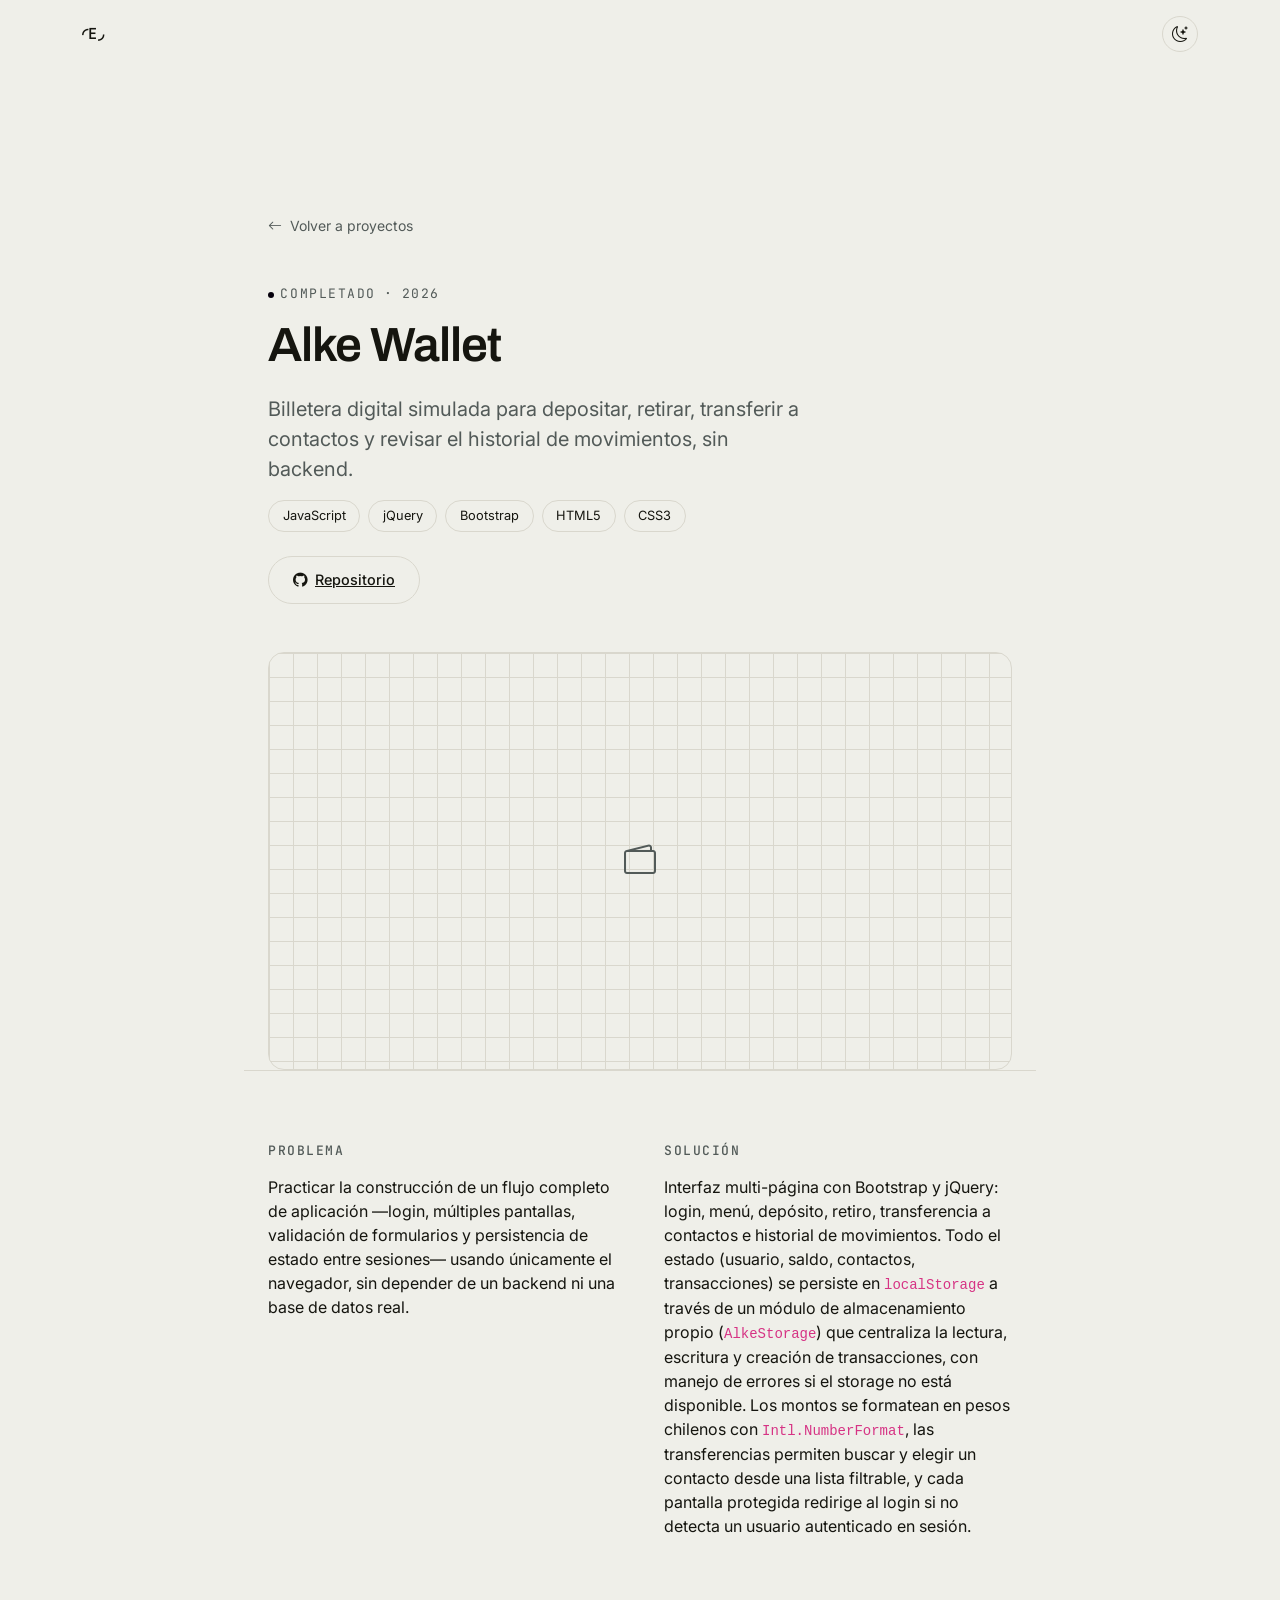
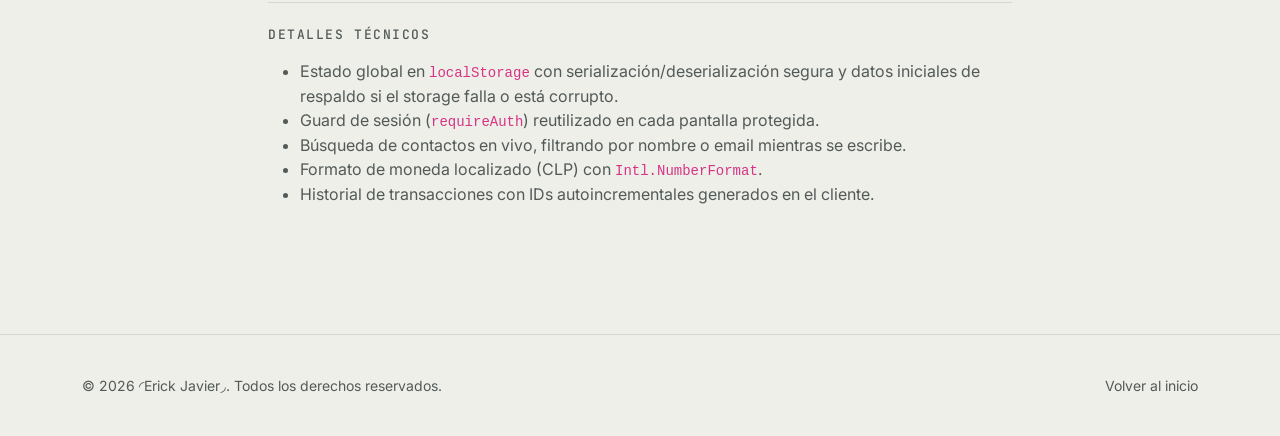
<file: proyectos/proyecto-tres.html>
<!doctype html>
<html lang="es">
  <head>
    <meta charset="UTF-8" />
    <meta name="viewport" content="width=device-width, initial-scale=1.0" />
    <title>Alke Wallet — Caso de estudio</title>
    <meta name="description" content="Billetera digital simulada construida con JavaScript, jQuery y Bootstrap, con estado persistido en localStorage." />

    <link
      rel="stylesheet"
      href="https://cdn.jsdelivr.net/npm/bootstrap@5.3.3/dist/css/bootstrap.min.css"
    />
    <link
      rel="stylesheet"
      href="https://cdn.jsdelivr.net/npm/bootstrap-icons@1.11.3/font/bootstrap-icons.min.css"
    />
    <link rel="preconnect" href="https://fonts.googleapis.com" />
    <link
      href="https://fonts.googleapis.com/css2?family=Archivo:wght@500;600;700&family=Inter:wght@400;500&family=JetBrains+Mono:wght@400;500&display=swap"
      rel="stylesheet"
    />
   
    <link rel="stylesheet" href="../assets/css/style.css" />
  </head>

  <body>
    <nav class="navbar navbar-custom is-scrolled py-3">
      <div class="container">
        <a class="navbar-brand navbar-brand-seal" href="../index.html">◜E◞</a>
        <button type="button" class="theme-toggle" data-theme-toggle aria-label="Cambiar tema">
          <i class="bi bi-moon-stars" data-theme-icon></i>
        </button>
      </div>
    </nav>

    <main class="section" style="border-top: none; padding-top: 9rem">
      <div class="container" style="max-width: 48rem">
        <a
          href="../index.html#proyectos"
          class="link-underline d-inline-flex align-items-center gap-2 text-muted-custom text-decoration-none small mb-5"
        >
          <i class="bi bi-arrow-left"></i> Volver a proyectos
        </a>

        <div class="eyebrow d-flex align-items-center gap-2 mb-3">
          <span><span class="status-dot"></span>Completado</span>
          <span>·</span>
          <span>2026</span>
        </div>

        <h1 class="section-title mb-4">Alke Wallet</h1>

        <p class="fs-5 text-muted-custom" style="max-width: 34rem">
          Billetera digital simulada para depositar, retirar, transferir a contactos y
          revisar el historial de movimientos, sin backend.
        </p>

        <div class="d-flex flex-wrap gap-2 mb-4">
          <span class="badge-custom">JavaScript</span>
          <span class="badge-custom">jQuery</span>
          <span class="badge-custom">Bootstrap</span>
          <span class="badge-custom">HTML5</span>
          <span class="badge-custom">CSS3</span>
        </div>

        <div class="d-flex gap-3 mb-5">
           <!-- Link del repositorio GitHub -->
          <a href="https://github.com/erickjavierquiroztoro-cpu/billetera-alkewallet-2026" class="btn-ghost-custom"><i class="bi bi-github"></i> Repositorio</a>
        </div>

        <div
          class="project-thumb mb-5"
          style="aspect-ratio: 16/9; border: 1px solid var(--border); border-radius: 1rem"
        >
          <i class="bi bi-wallet2" style="font-size: 2rem"></i>
        </div>

        <div class="row g-5 pt-4" style="border-top: 1px solid var(--border)">
          <div class="col-md-6">
            <h2 class="eyebrow mb-3">Problema</h2>
            <p>
              Practicar la construcción de un flujo completo de aplicación —login, múltiples
              pantallas, validación de formularios y persistencia de estado entre sesiones—
              usando únicamente el navegador, sin depender de un backend ni una base de datos
              real.
            </p>
          </div>
          <div class="col-md-6">
            <h2 class="eyebrow mb-3">Solución</h2>
            <p>
              Interfaz multi-página con Bootstrap y jQuery: login, menú, depósito, retiro,
              transferencia a contactos e historial de movimientos. Todo el estado (usuario,
              saldo, contactos, transacciones) se persiste en <code>localStorage</code> a
              través de un módulo de almacenamiento propio (<code>AlkeStorage</code>) que
              centraliza la lectura, escritura y creación de transacciones, con manejo de
              errores si el storage no está disponible. Los montos se formatean en pesos
              chilenos con <code>Intl.NumberFormat</code>, las transferencias permiten buscar
              y elegir un contacto desde una lista filtrable, y cada pantalla protegida
              redirige al login si no detecta un usuario autenticado en sesión.
            </p>
          </div>
        </div>

        <div class="pt-4 mt-5" style="border-top: 1px solid var(--border)">
          <h2 class="eyebrow mb-3">Detalles técnicos</h2>
          <ul class="text-muted-custom">
            <li>Estado global en <code>localStorage</code> con serialización/deserialización segura y datos iniciales de respaldo si el storage falla o está corrupto.</li>
            <li>Guard de sesión (<code>requireAuth</code>) reutilizado en cada pantalla protegida.</li>
            <li>Búsqueda de contactos en vivo, filtrando por nombre o email mientras se escribe.</li>
            <li>Formato de moneda localizado (CLP) con <code>Intl.NumberFormat</code>.</li>
            <li>Historial de transacciones con IDs autoincrementales generados en el cliente.</li>
          </ul>
        </div>
      </div>
    </main>

    <footer class="footer-custom">
      <div class="container d-flex justify-content-between align-items-center">
        <p class="text-muted-custom small mb-0">
          © <span id="year"></span> ◜Erick Javier◞. Todos los derechos reservados.
        </p>
        <a href="../index.html" class="link-underline small text-decoration-none">Volver al inicio</a>
      </div>
    </footer>

    <script src="https://cdn.jsdelivr.net/npm/bootstrap@5.3.3/dist/js/bootstrap.bundle.min.js"></script>
    <script src="../assets/js/main.js"></script>
    <script>
      document.getElementById("year").textContent = new Date().getFullYear();
    </script>
  </body>
</html>
</file>
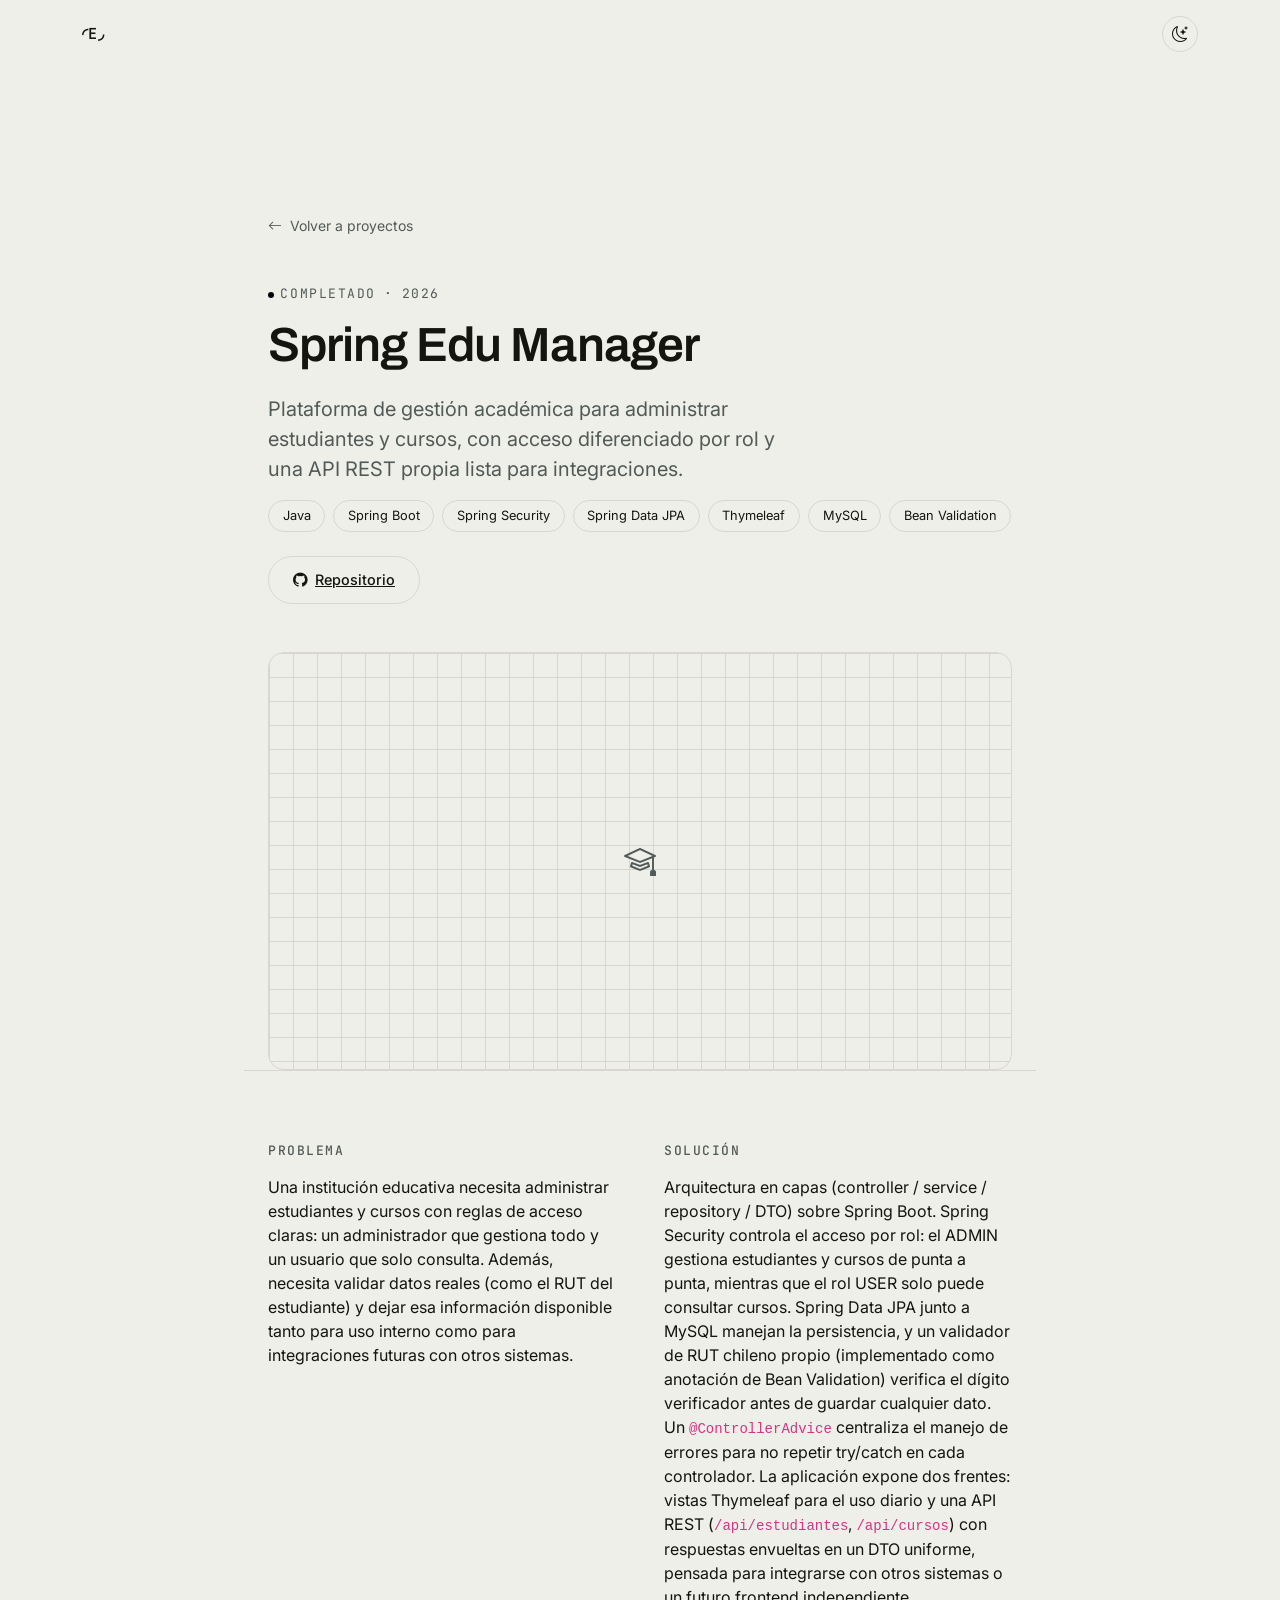
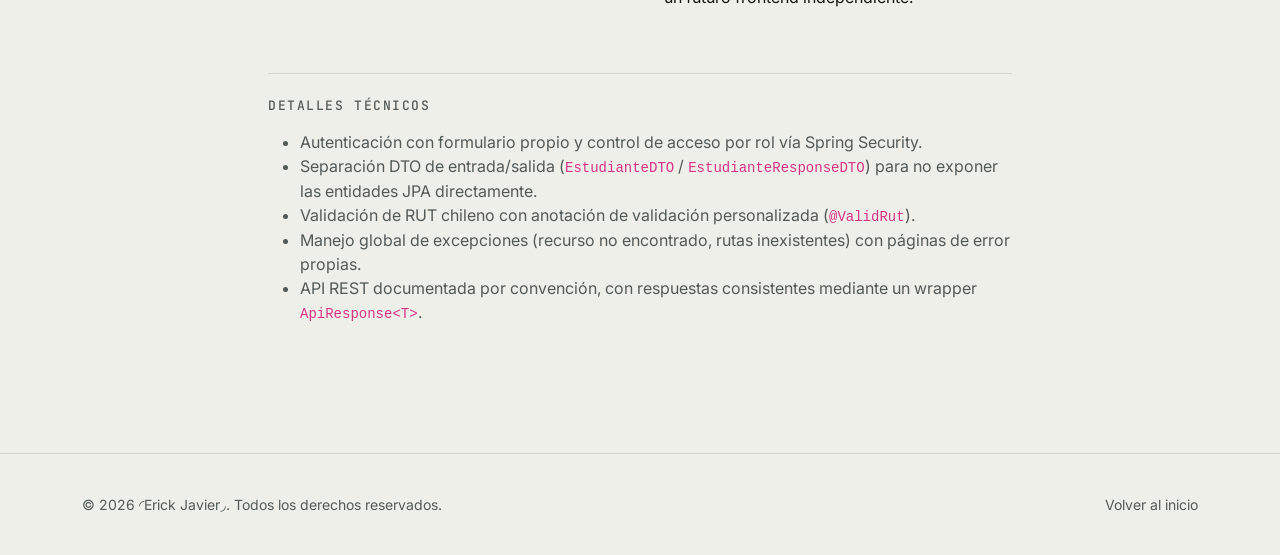
<file: proyectos/proyecto-uno.html>
<!doctype html>
<html lang="es">
  <head>
    <meta charset="UTF-8" />
    <meta name="viewport" content="width=device-width, initial-scale=1.0" />
    <title>SpringEduManager — Caso de estudio</title>
    <meta name="description" content="Plataforma de gestión de estudiantes y cursos con Spring Boot, control de acceso por roles y una API REST propia." />

    <link
      rel="stylesheet"
      href="https://cdn.jsdelivr.net/npm/bootstrap@5.3.3/dist/css/bootstrap.min.css"
    />
    <link
      rel="stylesheet"
      href="https://cdn.jsdelivr.net/npm/bootstrap-icons@1.11.3/font/bootstrap-icons.min.css"
    />
    <link rel="preconnect" href="https://fonts.googleapis.com" />
    <link
      href="https://fonts.googleapis.com/css2?family=Archivo:wght@500;600;700&family=Inter:wght@400;500&family=JetBrains+Mono:wght@400;500&display=swap"
      rel="stylesheet"
    />
    <link rel="stylesheet" href="../assets/css/style.css" />
  </head>

  <body>
    <nav class="navbar navbar-custom is-scrolled py-3">
      <div class="container">
        <a class="navbar-brand navbar-brand-seal" href="../index.html">◜E◞</a>
        <button type="button" class="theme-toggle" data-theme-toggle aria-label="Cambiar tema">
          <i class="bi bi-moon-stars" data-theme-icon></i>
        </button>
      </div>
    </nav>

    <main class="section" style="border-top: none; padding-top: 9rem">
      <div class="container" style="max-width: 48rem">
        <a
          href="../index.html#proyectos"
          class="link-underline d-inline-flex align-items-center gap-2 text-muted-custom text-decoration-none small mb-5"
        >
          <i class="bi bi-arrow-left"></i> Volver a proyectos
        </a>

        <div class="eyebrow d-flex align-items-center gap-2 mb-3">
          <span><span class="status-dot"></span>Completado</span>
          <span>·</span>
          <span>2026</span>
        </div>

        <h1 class="section-title mb-4">Spring Edu Manager</h1>

        <p class="fs-5 text-muted-custom" style="max-width: 34rem">
          Plataforma de gestión académica para administrar estudiantes y cursos, con acceso
          diferenciado por rol y una API REST propia lista para integraciones.
        </p>

        <div class="d-flex flex-wrap gap-2 mb-4">
          <span class="badge-custom">Java</span>
          <span class="badge-custom">Spring Boot</span>
          <span class="badge-custom">Spring Security</span>
          <span class="badge-custom">Spring Data JPA</span>
          <span class="badge-custom">Thymeleaf</span>
          <span class="badge-custom">MySQL</span>
          <span class="badge-custom">Bean Validation</span>
        </div>

        <div class="d-flex gap-3 mb-5">
           <!-- Link del repositorio GitHub -->
          <a href="https://github.com/erickjavierquiroztoro-cpu/springedumanager" class="btn-ghost-custom"><i class="bi bi-github"></i> Repositorio</a>
        </div>

        <div
          class="project-thumb mb-5"
          style="aspect-ratio: 16/9; border: 1px solid var(--border); border-radius: 1rem"
        >
          <i class="bi bi-mortarboard" style="font-size: 2rem"></i>
        </div>

        <div class="row g-5 pt-4" style="border-top: 1px solid var(--border)">
          <div class="col-md-6">
            <h2 class="eyebrow mb-3">Problema</h2>
            <p>
              Una institución educativa necesita administrar estudiantes y cursos con reglas
              de acceso claras: un administrador que gestiona todo y un usuario que solo
              consulta. Además, necesita validar datos reales (como el RUT del estudiante) y
              dejar esa información disponible tanto para uso interno como para integraciones
              futuras con otros sistemas.
            </p>
          </div>
          <div class="col-md-6">
            <h2 class="eyebrow mb-3">Solución</h2>
            <p>
              Arquitectura en capas (controller / service / repository / DTO) sobre Spring
              Boot. Spring Security controla el acceso por rol: el ADMIN gestiona estudiantes
              y cursos de punta a punta, mientras que el rol USER solo puede consultar cursos.
              Spring Data JPA junto a MySQL manejan la persistencia, y un validador de RUT
              chileno propio (implementado como anotación de Bean Validation) verifica el
              dígito verificador antes de guardar cualquier dato. Un
              <code>@ControllerAdvice</code> centraliza el manejo de errores para no repetir
              try/catch en cada controlador. La aplicación expone dos frentes: vistas
              Thymeleaf para el uso diario y una API REST (<code>/api/estudiantes</code>,
              <code>/api/cursos</code>) con respuestas envueltas en un DTO uniforme, pensada
              para integrarse con otros sistemas o un futuro frontend independiente.
            </p>
          </div>
        </div>

        <div class="pt-4 mt-5" style="border-top: 1px solid var(--border)">
          <h2 class="eyebrow mb-3">Detalles técnicos</h2>
          <ul class="text-muted-custom">
            <li>Autenticación con formulario propio y control de acceso por rol vía Spring Security.</li>
            <li>Separación DTO de entrada/salida (<code>EstudianteDTO</code> / <code>EstudianteResponseDTO</code>) para no exponer las entidades JPA directamente.</li>
            <li>Validación de RUT chileno con anotación de validación personalizada (<code>@ValidRut</code>).</li>
            <li>Manejo global de excepciones (recurso no encontrado, rutas inexistentes) con páginas de error propias.</li>
            <li>API REST documentada por convención, con respuestas consistentes mediante un wrapper <code>ApiResponse&lt;T&gt;</code>.</li>
          </ul>
        </div>
      </div>
    </main>

    <footer class="footer-custom">
      <div class="container d-flex justify-content-between align-items-center">
        <p class="text-muted-custom small mb-0">
          © <span id="year"></span> ◜Erick Javier◞. Todos los derechos reservados.
        </p>
        <a href="../index.html" class="link-underline small text-decoration-none">Volver al inicio</a>
      </div>
    </footer>

    <script src="https://cdn.jsdelivr.net/npm/bootstrap@5.3.3/dist/js/bootstrap.bundle.min.js"></script>
    <script src="../assets/js/main.js"></script>
    <script>
      document.getElementById("year").textContent = new Date().getFullYear();
    </script>
  </body>
</html>
</file>
<file: assets/css/style.css>
/* ==========================================================================
 Diseño de la pagina
   ========================================================================== */
:root {
  --ink: #15150f;
  --paper: #efefe9;
  --stone: #525a58;
  --stone-soft: #8a8878;
  --line: #d9d7cd;
  --surface: #ffffff;
  --brass: #05000b;
  --brass-soft: #b8687f;

  /* En modo claro: fondo = paper, texto = ink */
  --bg: var(--paper);
  --fg: var(--ink);
  --muted: var(--stone);
  --border: var(--line);
  --card-bg: var(--surface);

  --font-display: "Archivo", ui-sans-serif, system-ui, sans-serif;
  --font-body: "Inter", ui-sans-serif, system-ui, sans-serif;
  --font-mono: "JetBrains Mono", ui-monospace, "SFMono-Regular", monospace;

  --ease: cubic-bezier(0.16, 1, 0.3, 1);
}

[data-theme="dark"] {
  --bg: var(--ink);
  --fg: #ededdf;
  --muted: #bbb2b2;
  --border: #2b2a22;
  --card-bg: #1c1c15;
  --brass: #ece9ea;
}

/* ==========================================================================
   BASE
   ========================================================================== */
html {
  scroll-behavior: smooth;
}

body {
  background-color: var(--bg);
  color: var(--fg);
  font-family: var(--font-body);
  transition:
    background-color 0.3s var(--ease),
    color 0.3s var(--ease);
}

h1,
h2,
h3,
.font-display {
  font-family: var(--font-display);
  letter-spacing: -0.02em;
}

.font-mono {
  font-family: var(--font-mono);
}

.text-muted-custom {
  color: var(--muted) !important;
}

.text-brass {
  color: var(--brass) !important;
}

.bg-brass {
  background-color: var(--brass) !important;
}

.eyebrow {
  font-family: var(--font-mono);
  font-size: 0.8125rem;
  letter-spacing: 0.12em;
  text-transform: uppercase;
  color: var(--muted);
}

.section {
  padding-top: 7rem;
  padding-bottom: 7rem;
  border-top: 1px solid var(--border);
  scroll-margin-top: 5.5rem;
}

#inicio {
  scroll-margin-top: 0;
}

.section-title {
  font-size: clamp(1.75rem, 1.4rem + 2vw, 3rem);
  font-weight: 600;
  line-height: 1.05;
  margin-bottom: 3rem;
}

.hero-title {
  font-size: clamp(2.5rem, 2rem + 4vw, 5.5rem);
  font-weight: 600;
  line-height: 0.98;
  letter-spacing: -0.03em;
}

/* Respeta a quienes desactivan animaciones en su sistema */
@media (prefers-reduced-motion: reduce) {
  *,
  *::before,
  *::after {
    animation-duration: 0.01ms !important;
    transition-duration: 0.01ms !important;
    scroll-behavior: auto !important;
  }
}

/* ==========================================================================
   NAVBAR
   ========================================================================== */
.navbar-custom {
  background-color: transparent;
  border-bottom: 1px solid transparent;
  transition:
    background-color 0.3s var(--ease),
    border-color 0.3s var(--ease);
}

.navbar-custom.is-scrolled {
  background-color: color-mix(in srgb, var(--bg) 85%, transparent);
  backdrop-filter: blur(10px);
  border-bottom-color: var(--border);
}

.navbar-custom .nav-link {
  font-size: 0.9rem;
  color: var(--muted);
  transition: color 0.2s var(--ease);
}

.navbar-custom .nav-link.active,
.navbar-custom .nav-link:hover {
  color: var(--fg);
}

.navbar-brand-seal {
  font-family: var(--font-mono);
  font-weight: 600;
  font-size: 0.95rem;
  color: var(--fg);
  letter-spacing: 0.02em;
}

.theme-toggle {
  width: 2.25rem;
  height: 2.25rem;
  border: 1px solid var(--border);
  border-radius: 50%;
  display: inline-flex;
  align-items: center;
  justify-content: center;
  color: var(--fg);
  background: transparent;
  transition: border-color 0.2s var(--ease);
}

.theme-toggle:hover {
  border-color: var(--fg);
}


.offcanvas-custom {
  background-color: var(--bg);
  color: var(--fg);
  width: min(100%, 360px);
}

.offcanvas-custom .nav-link {
  font-family: var(--font-display);
  font-size: 1.75rem;
  font-weight: 500;
  color: var(--fg);
  padding: 0.6rem 0;
}

.offcanvas-custom .btn-primary-custom {
  width: 100%;
  justify-content: center;
}

/* ==========================================================================
   BOTONES
   ========================================================================== */
.btn-primary-custom,
.btn-ghost-custom {
  will-change: transform;
}

.btn-primary-custom {
  display: inline-flex;
  align-items: center;
  gap: 0.5rem;
  background-color: var(--fg);
  color: var(--bg);
  border: 1px solid var(--fg);
  border-radius: 100px;
  padding: 0.75rem 1.5rem;
  font-size: 0.9rem;
  font-weight: 500;
  transition:
    opacity 0.2s var(--ease),
    transform 0.25s var(--ease);
}

.btn-primary-custom:hover {
  opacity: 0.85;
  color: var(--bg);
}

.btn-primary-custom:active {
  transform: scale(0.96);
}

.btn-ghost-custom {
  display: inline-flex;
  align-items: center;
  gap: 0.5rem;
  background-color: transparent;
  color: var(--fg);
  border: 1px solid var(--border);
  border-radius: 100px;
  padding: 0.75rem 1.5rem;
  font-size: 0.9rem;
  font-weight: 500;
  transition:
    border-color 0.2s var(--ease),
    transform 0.25s var(--ease);
}

.btn-ghost-custom:hover {
  border-color: var(--fg);
  color: var(--fg);
}

.btn-ghost-custom:active {
  transform: scale(0.96);
}

/* Subrayado animado para links de texto (contacto, footer, "ver caso de estudio") */
.link-underline {
  position: relative;
}

.link-underline::after {
  content: "";
  position: absolute;
  left: 0;
  bottom: -2px;
  width: 100%;
  height: 1px;
  background-color: currentColor;
  transform: scaleX(0);
  transform-origin: right;
  transition: transform 0.35s var(--ease);
}

.link-underline:hover::after {
  transform: scaleX(1);
  transform-origin: left;
}

/* ==========================================================================
   HERO
   ========================================================================== */
.hero-status {
  display: inline-flex;
  align-items: center;
  gap: 0.6rem;
}

.pulse-dot {
  position: relative;
  width: 8px;
  height: 8px;
  border-radius: 50%;
  background-color: var(--brass);
}

.pulse-dot::after {
  content: "";
  position: absolute;
  inset: 0;
  border-radius: 50%;
  background-color: var(--brass);
  animation: pulse 2s var(--ease) infinite;
}

@keyframes pulse {
  0% {
    transform: scale(1);
    opacity: 0.6;
  }
  100% {
    transform: scale(2.4);
    opacity: 0;
  }
}

.scroll-cue {
  width: 1px;
  height: 48px;
  background-color: var(--border);
  overflow: hidden;
  position: relative;
}

.scroll-cue::after {
  content: "";
  position: absolute;
  top: -100%;
  left: 0;
  width: 100%;
  height: 50%;
  background-color: var(--fg);
  animation: scrollCue 1.8s var(--ease) infinite;
}

@keyframes scrollCue {
  to {
    top: 200%;
  }
}

/* ==========================================================================
   SELLO / MONOGRAMA (elemento firma)
   ========================================================================== */
.seal {
  width: 100%;
  max-width: 280px;
  aspect-ratio: 1;
  margin-inline: auto;
  border-radius: 50%;
  border: 1px solid var(--border);
  display: flex;
  align-items: center;
  justify-content: center;
  position: relative;
}

.seal::before {
  content: "";
  position: absolute;
  inset: 14px;
  border-radius: 50%;
  border: 1px dashed var(--border);
}

.seal-initials {
  font-family: var(--font-display);
  font-size: clamp(2.5rem, 4vw, 3.5rem);
  font-weight: 600;
  color: var(--fg);
}

.seal-orbit-text {
  position: absolute;
  inset: 0;
  animation: rotate 24s linear infinite;
}

.seal-photo {
  overflow: hidden;
  padding: 0;
}

.seal-photo::before {
  display: none;
}

.seal-photo img {
  width: 100%;
  height: 100%;
  object-fit: cover;
  object-position: center;
  transition: transform 0.5s var(--ease);
}

.seal-photo:hover img {
  transform: scale(1.04);
}

/* Variante con el video-showcase con chroma-key: el <video> real queda oculto
   (el canvas lo redibuja sin el negro de fondo) y el texto de respaldo
   ("PORTAFOLIO") se desvanece apenas el primer frame procesado está listo. */
.seal-video {
  overflow: hidden;
  padding: 0;
}

.seal-video::before {
  display: none;
}

.seal-video video {
  position: absolute;
  inset: 0;
  width: 100%;
  height: 100%;
  opacity: 0;
  pointer-events: none;
}

.seal-video canvas {
  position: absolute;
  inset: 0;
  width: 100%;
  height: 100%;
}

.seal-video .seal-initials {
  position: relative;
  z-index: 0;
  transition: opacity 0.6s var(--ease);
}

.seal-video.is-video-ready .seal-initials {
  opacity: 0;
}

@keyframes rotate {
  to {
    transform: rotate(360deg);
  }
}

/* ==========================================================================
   CARDS (servicios / proyectos / certificaciones)
   ========================================================================== */
.card-custom {
  background-color: var(--card-bg);
  border: 1px solid var(--border);
  border-radius: 1rem;
  transition:
    border-color 0.3s var(--ease),
    transform 0.35s var(--ease),
    box-shadow 0.35s var(--ease);
}

.card-custom:hover {
  border-color: color-mix(in srgb, var(--fg) 40%, transparent);
  transform: translateY(-4px);
  box-shadow: 0 16px 32px -20px color-mix(in srgb, var(--fg) 35%, transparent);
}

.badge-custom {
  display: inline-flex;
  align-items: center;
  border: 1px solid var(--border);
  border-radius: 100px;
  padding: 0.35rem 0.85rem;
  font-size: 0.8rem;
  color: var(--fg);
  transition:
    border-color 0.2s var(--ease),
    transform 0.2s var(--ease);
}

.badge-custom:hover {
  border-color: color-mix(in srgb, var(--fg) 40%, transparent);
  transform: translateY(-1px);
}

.project-thumb {
  aspect-ratio: 16 / 9;
  background-color: var(--bg);
  border-bottom: 1px solid var(--border);
  display: flex;
  align-items: center;
  justify-content: center;
  background-image:
    linear-gradient(var(--border) 1px, transparent 1px),
    linear-gradient(90deg, var(--border) 1px, transparent 1px);
  background-size: 24px 24px;
  overflow: hidden;
}

.project-thumb i {
  font-size: 1.75rem;
  color: var(--muted);
  transition: transform 0.4s var(--ease);
}

.card-custom:hover .project-thumb i {
  transform: scale(1.1);
}

.status-dot {
  display: inline-block;
  width: 6px;
  height: 6px;
  border-radius: 50%;
  background-color: var(--brass);
  margin-right: 0.4rem;
}

/* ==========================================================================
   TIMELINE (experiencia)
   ========================================================================== */
.timeline {
  border-left: 1px solid var(--border);
  padding-left: 2rem;
}

.timeline-item {
  position: relative;
  margin-bottom: 2.5rem;
}

.timeline-item::before {
  content: "";
  position: absolute;
  left: -2.05rem;
  top: 0.4rem;
  width: 8px;
  height: 8px;
  border-radius: 50%;
  background-color: var(--border);
}

.timeline-item.is-current::before {
  background-color: var(--brass);
}

/* ==========================================================================
   FORMULARIO DE CONTACTO
   ========================================================================== */
.form-control-custom {
  background: transparent;
  border: none;
  border-bottom: 1px solid var(--border);
  border-radius: 0;
  color: var(--fg);
  padding: 0.65rem 0;
}

.form-control-custom:focus {
  background: transparent;
  color: var(--fg);
  border-bottom-color: var(--fg);
  box-shadow: none;
}

.form-control-custom::placeholder {
  color: var(--muted);
  opacity: 0.6;
}

.form-label-custom {
  font-family: var(--font-mono);
  font-size: 0.75rem;
  letter-spacing: 0.1em;
  text-transform: uppercase;
  color: var(--muted);
  margin-bottom: 0.4rem;
}

/* ==========================================================================
   SCROLL REVEAL (IntersectionObserver + clases, ver main.js)
   ========================================================================== */
.reveal {
  opacity: 0;
  transform: translateY(24px);
  transition:
    opacity 0.7s var(--ease),
    transform 0.7s var(--ease);
}

.reveal.is-visible {
  opacity: 1;
  transform: translateY(0);
}

.row > .reveal:nth-child(2) {
  transition-delay: 0.08s;
}
.row > .reveal:nth-child(3) {
  transition-delay: 0.16s;
}
.row > .reveal:nth-child(4) {
  transition-delay: 0.24s;
}
.row > .reveal:nth-child(5) {
  transition-delay: 0.32s;
}
.row > .reveal:nth-child(6) {
  transition-delay: 0.4s;
}

/* Mask reveal para títulos: el contenedor recorta, el span interno se desliza */
.mask-line {
  display: block;
  overflow: hidden;
}

.mask-line > span {
  display: block;
  transform: translateY(100%);
  transition: transform 0.8s var(--ease);
}

.mask-line.is-visible > span {
  transform: translateY(0%);
}

/* ==========================================================================
   SCROLL GALLERY (imagen fija + scroll)
   Componente reutilizable: se usa en Proyectos, Experiencia y Sobre mí.
   Estructura esperada:
     .scroll-gallery > .scroll-gallery__list > .scroll-gallery__item (varios)
     .scroll-gallery > .scroll-gallery__media-wrap > .scroll-gallery__media
       > .scroll-gallery__media-item (uno por cada .scroll-gallery__item, mismo orden)
   ========================================================================== */
.scroll-gallery__item {
  padding-block: 3.5rem;
  border-top: 1px solid var(--border);
}

.scroll-gallery__item:first-child {
  border-top: none;
  padding-top: 0;
}

.scroll-gallery__item:last-child {
  padding-bottom: 0;
}


@media (min-width: 992px) {
  .scroll-gallery__item {
    min-height: 55vh;
    display: flex;
    flex-direction: column;
    justify-content: center;
  }

  .scroll-gallery__media-wrap {
    position: sticky;
    top: 7rem;
    height: calc(100vh - 10rem);
  }
}

.scroll-gallery__media {
  position: relative;
  width: 100%;
  height: 100%;
  min-height: 320px;
  border: 1px solid var(--border);
  border-radius: 1rem;
  overflow: hidden;
  background-color: var(--bg);
}

.scroll-gallery__media-item {
  position: absolute;
  inset: 0;
  display: flex;
  align-items: center;
  justify-content: center;
  opacity: 0;
  transition: opacity 0.6s var(--ease);
  background-image:
    linear-gradient(var(--border) 1px, transparent 1px),
    linear-gradient(90deg, var(--border) 1px, transparent 1px);
  background-size: 24px 24px;
}

.scroll-gallery__media-item.is-active {
  opacity: 1;
}

.scroll-gallery__media-item img {
  width: 100%;
  height: 100%;
  object-fit: cover;
}

.scroll-gallery__media-item i {
  font-size: 2rem;
  color: var(--muted);
}

.scroll-gallery__media-inline {
  aspect-ratio: 16 / 10;
  border: 1px solid var(--border);
  border-radius: 1rem;
  overflow: hidden;
  background-color: var(--bg);
  display: flex;
  align-items: center;
  justify-content: center;
  background-image:
    linear-gradient(var(--border) 1px, transparent 1px),
    linear-gradient(90deg, var(--border) 1px, transparent 1px);
  background-size: 24px 24px;
}

.scroll-gallery__media-inline img {
  width: 100%;
  height: 100%;
  object-fit: cover;
}

.scroll-gallery__media-inline i {
  font-size: 1.75rem;
  color: var(--muted);
}

.gradient-canvas {
  position: absolute;
  inset: 0;
  width: 100%;
  height: 100%;
  z-index: 0;
  opacity: 0.55;
  mix-blend-mode: multiply;
}

[data-theme="dark"] .gradient-canvas {
  opacity: 0.7;
  mix-blend-mode: screen;
}

.footer-custom {
  border-top: 1px solid var(--border);
  padding: 2.5rem 0;
}

.footer-custom a {
  color: var(--muted);
  transition: color 0.2s var(--ease);
}

.footer-custom a:hover {
  color: var(--fg);
}

/* Fondo fotográfico exclusivo para la portada */
#inicio {
  isolation: isolate;
  color: #f5f4ef;

  --fg: #f5f4ef;
  --muted: rgba(245, 244, 239, 0.72);
  --border: rgba(245, 244, 239, 0.28);
  --bg: #15150f;
}

/* Capa 1: fotografía y degradado */
#inicio::before {
  content: "";
  position: absolute;
  inset: 0;
  z-index: 0;
  pointer-events: none;
  background:
    linear-gradient(
      90deg,
      rgba(8, 9, 8, 0.82) 0%,
      rgba(8, 9, 8, 0.48) 48%,
      rgba(8, 9, 8, 0.24) 100%
    ),
    url("../img/the-black-house-in-the-woods.jpg") center / cover no-repeat;
}

/* Capa 2: neblina animada, sobre la fotografía */
#inicio .gradient-canvas {
  z-index: 1;
  opacity: 0.72;
  mix-blend-mode: screen;
  pointer-events: none;
}

/* Neblina más profunda en modo oscuro */
[data-theme="dark"] #inicio .gradient-canvas {
  opacity: 0.78;
  mix-blend-mode: multiply;
}

/* Capa 3: contenido, botones y señal de scroll */
#inicio .container,
#inicio > .position-absolute {
  z-index: 2 !important;
}

/* Pantalla de carga */
.page-loader {
  position: fixed;
  inset: 0;
  z-index: 9999;
  background: #050505;
  color: #f5f4ef;
  overflow: hidden;
}

.page-loader__mark {
  position: absolute;
  top: 50%;
  left: 50%;
  font-family: var(--font-mono);
  font-size: clamp(2rem, 5vw, 4rem);
  font-weight: 600;
  letter-spacing: 0.06em;
  transform: translate(-50%, -50%);
  will-change: transform;
}

.page-loader__percent {
  position: absolute;
  left: 50%;
  bottom: 12vh;
  transform: translateX(-50%);
  font-family: var(--font-mono);
  font-size: 0.75rem;
  letter-spacing: 0.14em;
}

#siteBrand {
  opacity: 0;
  transition: opacity 0.2s ease;
}

body.is-loaded #siteBrand {
  opacity: 1;
}

.page-loader.is-leaving {
  opacity: 0;
  transition: opacity 0.35s ease;
  pointer-events: none;
}
</file>
<file: Portfolio-GitHub/assets/css/style.css>
/* ==========================================================================
   TOKENS DE DISEÑO
   Todo color/tipografía del sitio se deriva de estas variables. Nunca
   hardcodear un color suelto en un componente: se edita acá y se propaga
   a todo el sitio.
   ========================================================================== */
:root {
  --ink: #15150f;
  --paper: #efefe9;
  --stone: #5a5850;
  --stone-soft: #8a8878;
  --line: #d9d7cd;
  --surface: #ffffff;
  --brass: #05000b;
  --brass-soft: #b8687f;

  /* En modo claro: fondo = paper, texto = ink */
  --bg: var(--paper);
  --fg: var(--ink);
  --muted: var(--stone);
  --border: var(--line);
  --card-bg: var(--surface);

  --font-display: "Archivo", ui-sans-serif, system-ui, sans-serif;
  --font-body: "Inter", ui-sans-serif, system-ui, sans-serif;
  --font-mono: "JetBrains Mono", ui-monospace, "SFMono-Regular", monospace;

  --ease: cubic-bezier(0.16, 1, 0.3, 1);
}

[data-theme="dark"] {
  --bg: var(--ink);
  --fg: #ededdf;
  --muted: #bbb2b2;
  --border: #2b2a22;
  --card-bg: #1c1c15;
  --brass: #ece9ea;
}

/* ==========================================================================
   BASE
   ========================================================================== */
html {
  scroll-behavior: smooth;
}

body {
  background-color: var(--bg);
  color: var(--fg);
  font-family: var(--font-body);
  transition:
    background-color 0.3s var(--ease),
    color 0.3s var(--ease);
}

h1,
h2,
h3,
.font-display {
  font-family: var(--font-display);
  letter-spacing: -0.02em;
}

.font-mono {
  font-family: var(--font-mono);
}

.text-muted-custom {
  color: var(--muted) !important;
}

.text-brass {
  color: var(--brass) !important;
}

.bg-brass {
  background-color: var(--brass) !important;
}

.eyebrow {
  font-family: var(--font-mono);
  font-size: 0.8125rem;
  letter-spacing: 0.12em;
  text-transform: uppercase;
  color: var(--muted);
}

.section {
  padding-top: 7rem;
  padding-bottom: 7rem;
  border-top: 1px solid var(--border);
  scroll-margin-top: 5.5rem;
}

#inicio {
  scroll-margin-top: 0;
}

.section-title {
  font-size: clamp(1.75rem, 1.4rem + 2vw, 3rem);
  font-weight: 600;
  line-height: 1.05;
  margin-bottom: 3rem;
}

.hero-title {
  font-size: clamp(2.5rem, 2rem + 4vw, 5.5rem);
  font-weight: 600;
  line-height: 0.98;
  letter-spacing: -0.03em;
}

/* Respeta a quienes desactivan animaciones en su sistema */
@media (prefers-reduced-motion: reduce) {
  *,
  *::before,
  *::after {
    animation-duration: 0.01ms !important;
    transition-duration: 0.01ms !important;
    scroll-behavior: auto !important;
  }
}

/* ==========================================================================
   NAVBAR
   Fixed-top nativo de Bootstrap. Nada de position:absolute a mano ni
   transforms propios: eso es justamente lo que rompía la navegación móvil
   en la versión anterior del proyecto.
   ========================================================================== */
.navbar-custom {
  background-color: transparent;
  border-bottom: 1px solid transparent;
  transition:
    background-color 0.3s var(--ease),
    border-color 0.3s var(--ease);
}

.navbar-custom.is-scrolled {
  background-color: color-mix(in srgb, var(--bg) 85%, transparent);
  backdrop-filter: blur(10px);
  border-bottom-color: var(--border);
}

.navbar-custom .nav-link {
  font-size: 0.9rem;
  color: var(--muted);
  transition: color 0.2s var(--ease);
}

.navbar-custom .nav-link.active,
.navbar-custom .nav-link:hover {
  color: var(--fg);
}

.navbar-brand-seal {
  font-family: var(--font-mono);
  font-weight: 600;
  font-size: 0.95rem;
  color: var(--fg);
  letter-spacing: 0.02em;
}

.theme-toggle {
  width: 2.25rem;
  height: 2.25rem;
  border: 1px solid var(--border);
  border-radius: 50%;
  display: inline-flex;
  align-items: center;
  justify-content: center;
  color: var(--fg);
  background: transparent;
  transition: border-color 0.2s var(--ease);
}

.theme-toggle:hover {
  border-color: var(--fg);
}

/* Offcanvas (menú móvil): se personaliza el look, no el comportamiento —
   el comportamiento (scroll-lock, foco, backdrop) lo maneja Bootstrap. */
.offcanvas-custom {
  background-color: var(--bg);
  color: var(--fg);
  width: min(100%, 360px);
}

.offcanvas-custom .nav-link {
  font-family: var(--font-display);
  font-size: 1.75rem;
  font-weight: 500;
  color: var(--fg);
  padding: 0.6rem 0;
}

.offcanvas-custom .btn-primary-custom {
  width: 100%;
  justify-content: center;
}

/* ==========================================================================
   BOTONES
   ========================================================================== */
.btn-primary-custom,
.btn-ghost-custom {
  will-change: transform;
}

.btn-primary-custom {
  display: inline-flex;
  align-items: center;
  gap: 0.5rem;
  background-color: var(--fg);
  color: var(--bg);
  border: 1px solid var(--fg);
  border-radius: 100px;
  padding: 0.75rem 1.5rem;
  font-size: 0.9rem;
  font-weight: 500;
  transition:
    opacity 0.2s var(--ease),
    transform 0.25s var(--ease);
}

.btn-primary-custom:hover {
  opacity: 0.85;
  color: var(--bg);
}

.btn-primary-custom:active {
  transform: scale(0.96);
}

.btn-ghost-custom {
  display: inline-flex;
  align-items: center;
  gap: 0.5rem;
  background-color: transparent;
  color: var(--fg);
  border: 1px solid var(--border);
  border-radius: 100px;
  padding: 0.75rem 1.5rem;
  font-size: 0.9rem;
  font-weight: 500;
  transition:
    border-color 0.2s var(--ease),
    transform 0.25s var(--ease);
}

.btn-ghost-custom:hover {
  border-color: var(--fg);
  color: var(--fg);
}

.btn-ghost-custom:active {
  transform: scale(0.96);
}

/* Subrayado animado para links de texto (contacto, footer, "ver caso de estudio") */
.link-underline {
  position: relative;
}

.link-underline::after {
  content: "";
  position: absolute;
  left: 0;
  bottom: -2px;
  width: 100%;
  height: 1px;
  background-color: currentColor;
  transform: scaleX(0);
  transform-origin: right;
  transition: transform 0.35s var(--ease);
}

.link-underline:hover::after {
  transform: scaleX(1);
  transform-origin: left;
}

/* ==========================================================================
   HERO
   ========================================================================== */
.hero-status {
  display: inline-flex;
  align-items: center;
  gap: 0.6rem;
}

.pulse-dot {
  position: relative;
  width: 8px;
  height: 8px;
  border-radius: 50%;
  background-color: var(--brass);
}

.pulse-dot::after {
  content: "";
  position: absolute;
  inset: 0;
  border-radius: 50%;
  background-color: var(--brass);
  animation: pulse 2s var(--ease) infinite;
}

@keyframes pulse {
  0% {
    transform: scale(1);
    opacity: 0.6;
  }
  100% {
    transform: scale(2.4);
    opacity: 0;
  }
}

.scroll-cue {
  width: 1px;
  height: 48px;
  background-color: var(--border);
  overflow: hidden;
  position: relative;
}

.scroll-cue::after {
  content: "";
  position: absolute;
  top: -100%;
  left: 0;
  width: 100%;
  height: 50%;
  background-color: var(--fg);
  animation: scrollCue 1.8s var(--ease) infinite;
}

@keyframes scrollCue {
  to {
    top: 200%;
  }
}

/* ==========================================================================
   SELLO / MONOGRAMA (elemento firma)
   ========================================================================== */
.seal {
  width: 100%;
  max-width: 280px;
  aspect-ratio: 1;
  margin-inline: auto;
  border-radius: 50%;
  border: 1px solid var(--border);
  display: flex;
  align-items: center;
  justify-content: center;
  position: relative;
}

.seal::before {
  content: "";
  position: absolute;
  inset: 14px;
  border-radius: 50%;
  border: 1px dashed var(--border);
}

.seal-initials {
  font-family: var(--font-display);
  font-size: clamp(2.5rem, 4vw, 3.5rem);
  font-weight: 600;
  color: var(--fg);
}

.seal-orbit-text {
  position: absolute;
  inset: 0;
  animation: rotate 24s linear infinite;
}

/* Variante con foto real: la imagen llena el círculo por completo (el borde
   exterior del .seal actúa como el marco/bisel), sin el anillo punteado
   interior, que quedaría raro superpuesto a una cara. */
.seal-photo {
  overflow: hidden;
  padding: 0;
}

.seal-photo::before {
  display: none;
}

.seal-photo img {
  width: 100%;
  height: 100%;
  object-fit: cover;
  object-position: center;
  transition: transform 0.5s var(--ease);
}

.seal-photo:hover img {
  transform: scale(1.04);
}

/* Variante con el video-showcase con chroma-key: el <video> real queda oculto
   (el canvas lo redibuja sin el negro de fondo) y el texto de respaldo
   ("PORTAFOLIO") se desvanece apenas el primer frame procesado está listo. */
.seal-video {
  overflow: hidden;
  padding: 0;
}

.seal-video::before {
  display: none;
}

.seal-video video {
  position: absolute;
  inset: 0;
  width: 100%;
  height: 100%;
  opacity: 0;
  pointer-events: none;
}

.seal-video canvas {
  position: absolute;
  inset: 0;
  width: 100%;
  height: 100%;
}

.seal-video .seal-initials {
  position: relative;
  z-index: 0;
  transition: opacity 0.6s var(--ease);
}

.seal-video.is-video-ready .seal-initials {
  opacity: 0;
}

@keyframes rotate {
  to {
    transform: rotate(360deg);
  }
}

/* ==========================================================================
   CARDS (servicios / proyectos / certificaciones)
   ========================================================================== */
.card-custom {
  background-color: var(--card-bg);
  border: 1px solid var(--border);
  border-radius: 1rem;
  transition:
    border-color 0.3s var(--ease),
    transform 0.35s var(--ease),
    box-shadow 0.35s var(--ease);
}

.card-custom:hover {
  border-color: color-mix(in srgb, var(--fg) 40%, transparent);
  transform: translateY(-4px);
  box-shadow: 0 16px 32px -20px color-mix(in srgb, var(--fg) 35%, transparent);
}

.badge-custom {
  display: inline-flex;
  align-items: center;
  border: 1px solid var(--border);
  border-radius: 100px;
  padding: 0.35rem 0.85rem;
  font-size: 0.8rem;
  color: var(--fg);
  transition:
    border-color 0.2s var(--ease),
    transform 0.2s var(--ease);
}

.badge-custom:hover {
  border-color: color-mix(in srgb, var(--fg) 40%, transparent);
  transform: translateY(-1px);
}

.project-thumb {
  aspect-ratio: 16 / 9;
  background-color: var(--bg);
  border-bottom: 1px solid var(--border);
  display: flex;
  align-items: center;
  justify-content: center;
  background-image:
    linear-gradient(var(--border) 1px, transparent 1px),
    linear-gradient(90deg, var(--border) 1px, transparent 1px);
  background-size: 24px 24px;
  overflow: hidden;
}

.project-thumb i {
  font-size: 1.75rem;
  color: var(--muted);
  transition: transform 0.4s var(--ease);
}

.card-custom:hover .project-thumb i {
  transform: scale(1.1);
}

.status-dot {
  display: inline-block;
  width: 6px;
  height: 6px;
  border-radius: 50%;
  background-color: var(--brass);
  margin-right: 0.4rem;
}

/* ==========================================================================
   TIMELINE (experiencia)
   ========================================================================== */
.timeline {
  border-left: 1px solid var(--border);
  padding-left: 2rem;
}

.timeline-item {
  position: relative;
  margin-bottom: 2.5rem;
}

.timeline-item::before {
  content: "";
  position: absolute;
  left: -2.05rem;
  top: 0.4rem;
  width: 8px;
  height: 8px;
  border-radius: 50%;
  background-color: var(--border);
}

.timeline-item.is-current::before {
  background-color: var(--brass);
}

/* ==========================================================================
   FORMULARIO DE CONTACTO
   ========================================================================== */
.form-control-custom {
  background: transparent;
  border: none;
  border-bottom: 1px solid var(--border);
  border-radius: 0;
  color: var(--fg);
  padding: 0.65rem 0;
}

.form-control-custom:focus {
  background: transparent;
  color: var(--fg);
  border-bottom-color: var(--fg);
  box-shadow: none;
}

.form-control-custom::placeholder {
  color: var(--muted);
  opacity: 0.6;
}

.form-label-custom {
  font-family: var(--font-mono);
  font-size: 0.75rem;
  letter-spacing: 0.1em;
  text-transform: uppercase;
  color: var(--muted);
  margin-bottom: 0.4rem;
}

/* ==========================================================================
   SCROLL REVEAL (IntersectionObserver + clases, ver main.js)
   ========================================================================== */
.reveal {
  opacity: 0;
  transform: translateY(24px);
  transition:
    opacity 0.7s var(--ease),
    transform 0.7s var(--ease);
}

.reveal.is-visible {
  opacity: 1;
  transform: translateY(0);
}

/* Stagger sutil: cuando varias tarjetas/columnas de una misma fila entran en
   viewport juntas (servicios, tecnologías), no aparecen todas a la vez. */
.row > .reveal:nth-child(2) {
  transition-delay: 0.08s;
}
.row > .reveal:nth-child(3) {
  transition-delay: 0.16s;
}
.row > .reveal:nth-child(4) {
  transition-delay: 0.24s;
}
.row > .reveal:nth-child(5) {
  transition-delay: 0.32s;
}
.row > .reveal:nth-child(6) {
  transition-delay: 0.4s;
}

/* Mask reveal para títulos: el contenedor recorta, el span interno se desliza */
.mask-line {
  display: block;
  overflow: hidden;
}

.mask-line > span {
  display: block;
  transform: translateY(100%);
  transition: transform 0.8s var(--ease);
}

.mask-line.is-visible > span {
  transform: translateY(0%);
}

/* ==========================================================================
   SCROLL GALLERY (imagen fija + scroll)
   Componente reutilizable: se usa en Proyectos, Experiencia y Sobre mí.
   Estructura esperada:
     .scroll-gallery > .scroll-gallery__list > .scroll-gallery__item (varios)
     .scroll-gallery > .scroll-gallery__media-wrap > .scroll-gallery__media
       > .scroll-gallery__media-item (uno por cada .scroll-gallery__item, mismo orden)
   ========================================================================== */
.scroll-gallery__item {
  padding-block: 3.5rem;
  border-top: 1px solid var(--border);
}

.scroll-gallery__item:first-child {
  border-top: none;
  padding-top: 0;
}

.scroll-gallery__item:last-child {
  padding-bottom: 0;
}

/* Alto mínimo generoso: le da "tiempo de lectura" a cada bloque antes de que
   el próximo tome el control de la imagen. Sin esto, los bloques cortos
   harían que la imagen cambie demasiado rápido al hacer scroll. */
@media (min-width: 992px) {
  .scroll-gallery__item {
    min-height: 55vh;
    display: flex;
    flex-direction: column;
    justify-content: center;
  }

  .scroll-gallery__media-wrap {
    position: sticky;
    top: 7rem;
    height: calc(100vh - 10rem);
  }
}

.scroll-gallery__media {
  position: relative;
  width: 100%;
  height: 100%;
  min-height: 320px;
  border: 1px solid var(--border);
  border-radius: 1rem;
  overflow: hidden;
  background-color: var(--bg);
}

.scroll-gallery__media-item {
  position: absolute;
  inset: 0;
  display: flex;
  align-items: center;
  justify-content: center;
  opacity: 0;
  transition: opacity 0.6s var(--ease);
  background-image:
    linear-gradient(var(--border) 1px, transparent 1px),
    linear-gradient(90deg, var(--border) 1px, transparent 1px);
  background-size: 24px 24px;
}

.scroll-gallery__media-item.is-active {
  opacity: 1;
}

.scroll-gallery__media-item img {
  width: 100%;
  height: 100%;
  object-fit: cover;
}

.scroll-gallery__media-item i {
  font-size: 2rem;
  color: var(--muted);
}

/* Fallback mobile: imagen en línea, sin sticky ni crossfade */
.scroll-gallery__media-inline {
  aspect-ratio: 16 / 10;
  border: 1px solid var(--border);
  border-radius: 1rem;
  overflow: hidden;
  background-color: var(--bg);
  display: flex;
  align-items: center;
  justify-content: center;
  background-image:
    linear-gradient(var(--border) 1px, transparent 1px),
    linear-gradient(90deg, var(--border) 1px, transparent 1px);
  background-size: 24px 24px;
}

.scroll-gallery__media-inline img {
  width: 100%;
  height: 100%;
  object-fit: cover;
}

.scroll-gallery__media-inline i {
  font-size: 1.75rem;
  color: var(--muted);
}
/* ==========================================================================
   FONDO DE GRADIENTE ANIMADO (Hero)
   Canvas 2D con "blobs" de color difuminados que se mueven lentamente.
   mix-blend-mode cambia según el tema: "screen" aclara sobre fondo oscuro,
   "multiply" oscurece sobre fondo claro — sin esto, los blobs se ven lavados
   o directamente invisibles en uno de los dos modos.
   ========================================================================== */
.gradient-canvas {
  position: absolute;
  inset: 0;
  width: 100%;
  height: 100%;
  z-index: 0;
  opacity: 0.55;
  mix-blend-mode: multiply;
}

[data-theme="dark"] .gradient-canvas {
  opacity: 0.7;
  mix-blend-mode: screen;
}

.footer-custom {
  border-top: 1px solid var(--border);
  padding: 2.5rem 0;
}

.footer-custom a {
  color: var(--muted);
  transition: color 0.2s var(--ease);
}

.footer-custom a:hover {
  color: var(--fg);
}

/* Fondo fotográfico exclusivo para la portada */
#inicio {
  isolation: isolate;
  color: #f5f4ef;

  --fg: #f5f4ef;
  --muted: rgba(245, 244, 239, 0.72);
  --border: rgba(245, 244, 239, 0.28);
  --bg: #15150f;
}

/* Capa 1: fotografía y degradado */
#inicio::before {
  content: "";
  position: absolute;
  inset: 0;
  z-index: 0;
  pointer-events: none;
  background:
    linear-gradient(
      90deg,
      rgba(8, 9, 8, 0.82) 0%,
      rgba(8, 9, 8, 0.48) 48%,
      rgba(8, 9, 8, 0.24) 100%
    ),
    url("../img/the-black-house-in-the-woods.jpg") center / cover no-repeat;
}

/* Capa 2: neblina animada, sobre la fotografía */
#inicio .gradient-canvas {
  z-index: 1;
  opacity: 0.72;
  mix-blend-mode: screen;
  pointer-events: none;
}

/* Neblina más profunda en modo oscuro */
[data-theme="dark"] #inicio .gradient-canvas {
  opacity: 0.78;
  mix-blend-mode: multiply;
}

/* Capa 3: contenido, botones y señal de scroll */
#inicio .container,
#inicio > .position-absolute {
  z-index: 2 !important;
}

/* Pantalla de carga */
.page-loader {
  position: fixed;
  inset: 0;
  z-index: 9999;
  background: #050505;
  color: #f5f4ef;
  overflow: hidden;
}

.page-loader__mark {
  position: absolute;
  top: 50%;
  left: 50%;
  font-family: var(--font-mono);
  font-size: clamp(2rem, 5vw, 4rem);
  font-weight: 600;
  letter-spacing: 0.06em;
  transform: translate(-50%, -50%);
  will-change: transform;
}

.page-loader__percent {
  position: absolute;
  left: 50%;
  bottom: 12vh;
  transform: translateX(-50%);
  font-family: var(--font-mono);
  font-size: 0.75rem;
  letter-spacing: 0.14em;
}

#siteBrand {
  opacity: 0;
  transition: opacity 0.2s ease;
}

body.is-loaded #siteBrand {
  opacity: 1;
}

.page-loader.is-leaving {
  opacity: 0;
  transition: opacity 0.35s ease;
  pointer-events: none;
}
</file>
